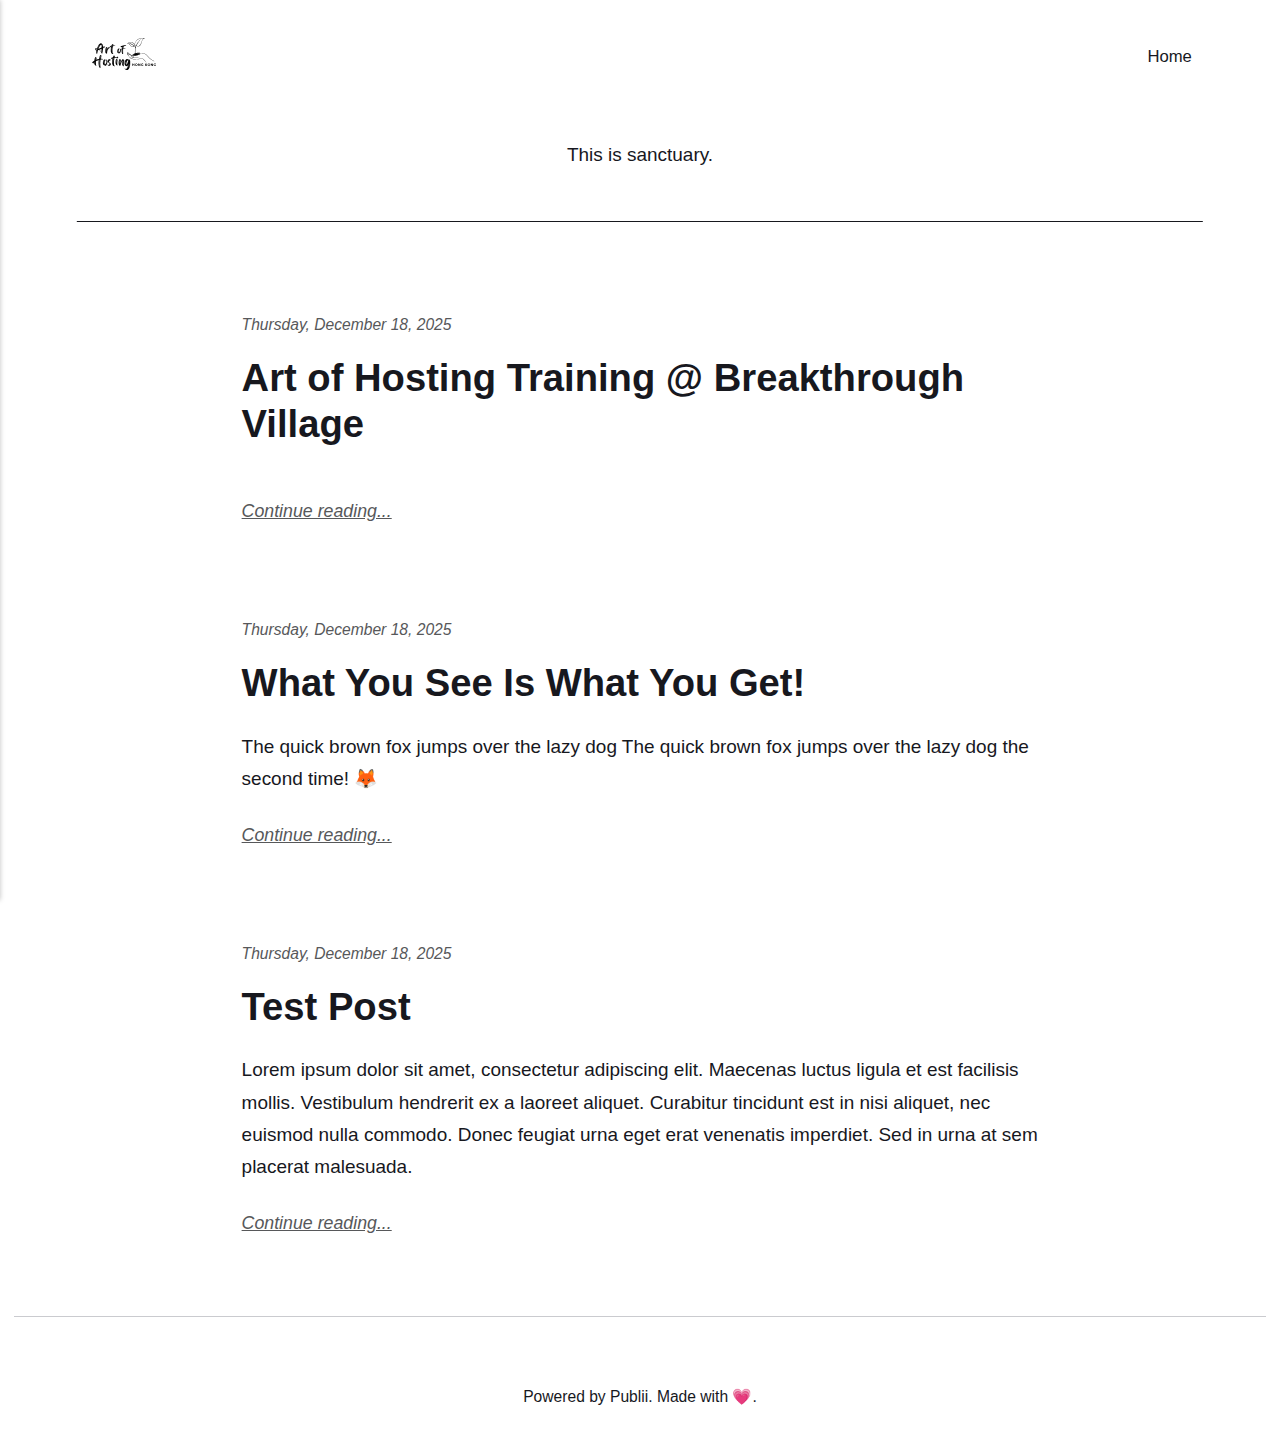
<file: index.html>
<!DOCTYPE html><html lang="en-gb"><head><meta charset="utf-8"><meta http-equiv="X-UA-Compatible" content="IE=edge"><meta name="viewport" content="width=device-width,initial-scale=1"><title>Art of Hosting: Hong Kong Chapter</title><meta name="robots" content="noindex,nofollow"><meta name="generator" content="Publii Open-Source CMS for Static Site"><link rel="alternate" type="application/atom+xml" href="https://aoh-hk.github.io/pb-pages/feed.xml" title="Art of Hosting: Hong Kong Chapter - RSS"><link rel="alternate" type="application/json" href="https://aoh-hk.github.io/pb-pages/feed.json" title="Art of Hosting: Hong Kong Chapter - JSON"><meta property="og:title" content="Art of Hosting: Hong Kong Chapter"><meta property="og:image" content="https://aoh-hk.github.io/pb-pages/media/website/AoHHK-logo.svg"><meta property="og:image:width" content="500"><meta property="og:image:height" content="500"><meta property="og:site_name" content="Art of Hosting: Hong Kong Chapter"><meta property="og:description" content=""><meta property="og:url" content="https://aoh-hk.github.io/pb-pages/"><meta property="og:type" content="website"><link rel="preload" href="https://aoh-hk.github.io/pb-pages/assets/dynamic/fonts/lexend/lexend.woff2" as="font" type="font/woff2" crossorigin><link rel="stylesheet" href="https://aoh-hk.github.io/pb-pages/assets/css/style.css?v=fa7fceab0c84c5313dd51ece165718b1"><script type="application/ld+json">{"@context":"http://schema.org","@type":"Organization","name":"Art of Hosting: Hong Kong Chapter","logo":"https://aoh-hk.github.io/pb-pages/media/website/AoHHK-logo.svg","url":"https://aoh-hk.github.io/pb-pages/"}</script><noscript><style>img[loading] {
                    opacity: 1;
                }</style></noscript></head><body class="home-template"><header class="top js-header"><a class="logo" href="https://aoh-hk.github.io/pb-pages/"><img src="https://aoh-hk.github.io/pb-pages/media/website/AoHHK-logo.svg" alt="Art of Hosting: Hong Kong Chapter" width="500" height="500"></a><nav class="navbar js-navbar"><button class="navbar__toggle js-toggle" aria-label="Menu" aria-haspopup="true" aria-expanded="false"><span class="navbar__toggle-box"><span class="navbar__toggle-inner">Menu</span></span></button><ul class="navbar__menu"><li class="active"><a href="https://aoh-hk.github.io/pb-pages/" target="_self">Home</a></li></ul></nav></header><main><div class="hero hero--noimage"><header class="hero__content hero__content--centered"><div class="wrapper"><p>This is sanctuary.</p></div></header></div><div class="wrapper feed"><article class="feed__item feed__item--centered"><div class="feed__content"><header><div class="feed__meta"><time datetime="2025-12-18T21:35" class="feed__date">Thursday, December 18, 2025</time></div><h2 class="feed__title"><a href="https://aoh-hk.github.io/pb-pages/art-of-hosting-training-breakthrough-village/">Art of Hosting Training @ Breakthrough Village</a></h2></header><p></p><a href="https://aoh-hk.github.io/pb-pages/art-of-hosting-training-breakthrough-village/" class="readmore feed__readmore">Continue reading...</a></div></article><article class="feed__item feed__item--centered"><div class="feed__content"><header><div class="feed__meta"><time datetime="2025-12-18T21:09" class="feed__date">Thursday, December 18, 2025</time></div><h2 class="feed__title"><a href="https://aoh-hk.github.io/pb-pages/what-you-see-is-what-you-get/">What You See Is What You Get!</a></h2></header><p>The quick brown fox jumps over the lazy dog The quick brown fox jumps over the lazy dog the second time! 🦊</p><a href="https://aoh-hk.github.io/pb-pages/what-you-see-is-what-you-get/" class="readmore feed__readmore">Continue reading...</a></div></article><article class="feed__item feed__item--centered"><div class="feed__content"><header><div class="feed__meta"><time datetime="2025-12-18T20:28" class="feed__date">Thursday, December 18, 2025</time></div><h2 class="feed__title"><a href="https://aoh-hk.github.io/pb-pages/test-post/">Test Post</a></h2></header><p>Lorem ipsum dolor sit amet, consectetur adipiscing elit. Maecenas luctus ligula et est facilisis mollis. Vestibulum hendrerit ex a laoreet aliquet. Curabitur tincidunt est in nisi aliquet, nec euismod nulla commodo. Donec feugiat urna eget erat venenatis imperdiet. Sed in urna at sem placerat malesuada.</p><a href="https://aoh-hk.github.io/pb-pages/test-post/" class="readmore feed__readmore">Continue reading...</a></div></article></div></main><footer class="footer"><div class="wrapper"><div class="footer__copyright"><p>Powered by Publii. Made with 💗.</p></div><button id="backToTop" class="footer__bttop" aria-label="Back to top" title="Back to top"><svg width="20" height="20"><use xlink:href="https://aoh-hk.github.io/pb-pages/assets/svg/svg-map.svg#toparrow"/></svg></button></div></footer><script defer="defer" src="https://aoh-hk.github.io/pb-pages/assets/js/scripts.min.js?v=700105c316933a8202041b6415abb233"></script><script>window.publiiThemeMenuConfig={mobileMenuMode:'sidebar',animationSpeed:300,submenuWidth: 'auto',doubleClickTime:500,mobileMenuExpandableSubmenus:true,relatedContainerForOverlayMenuSelector:'.top'};</script><script>var images = document.querySelectorAll('img[loading]');
        for (var i = 0; i < images.length; i++) {
            if (images[i].complete) {
                images[i].classList.add('is-loaded');
            } else {
                images[i].addEventListener('load', function () {
                    this.classList.add('is-loaded');
                }, false);
            }
        }</script></body></html>
</file>
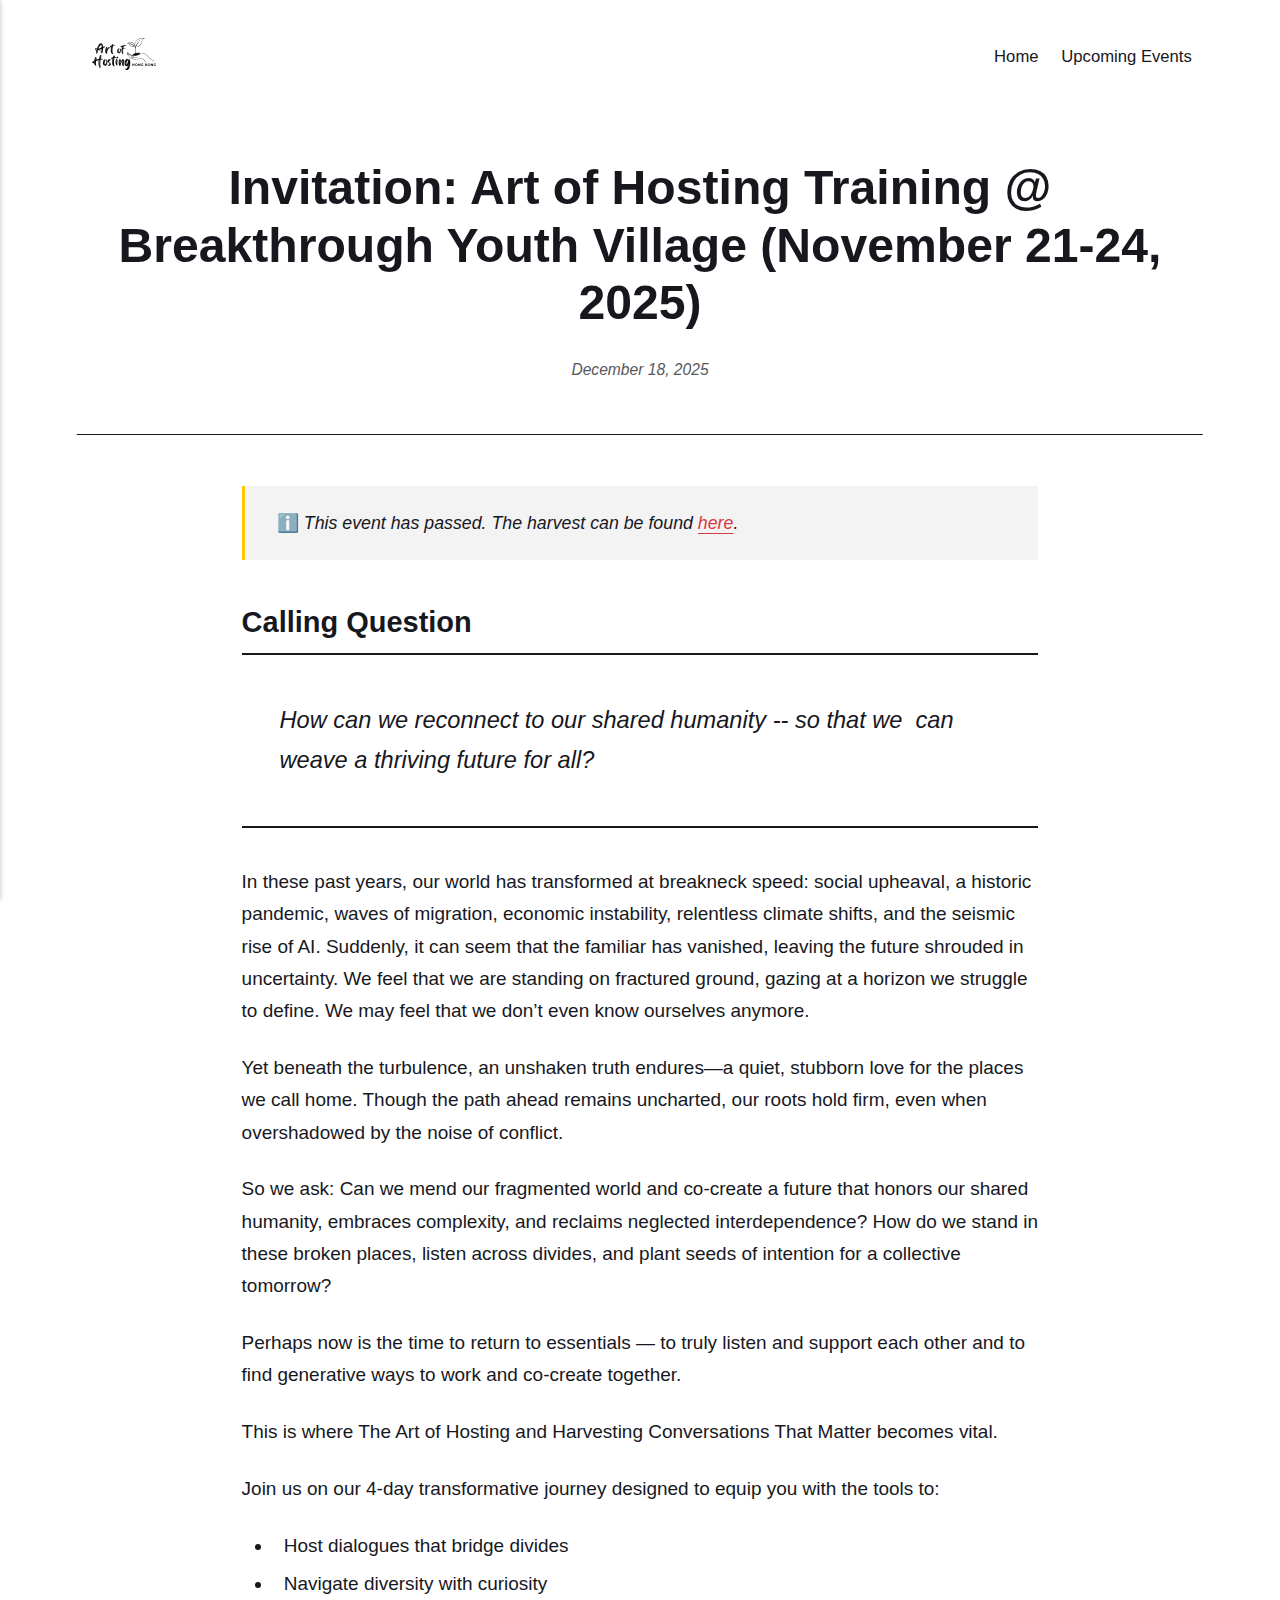
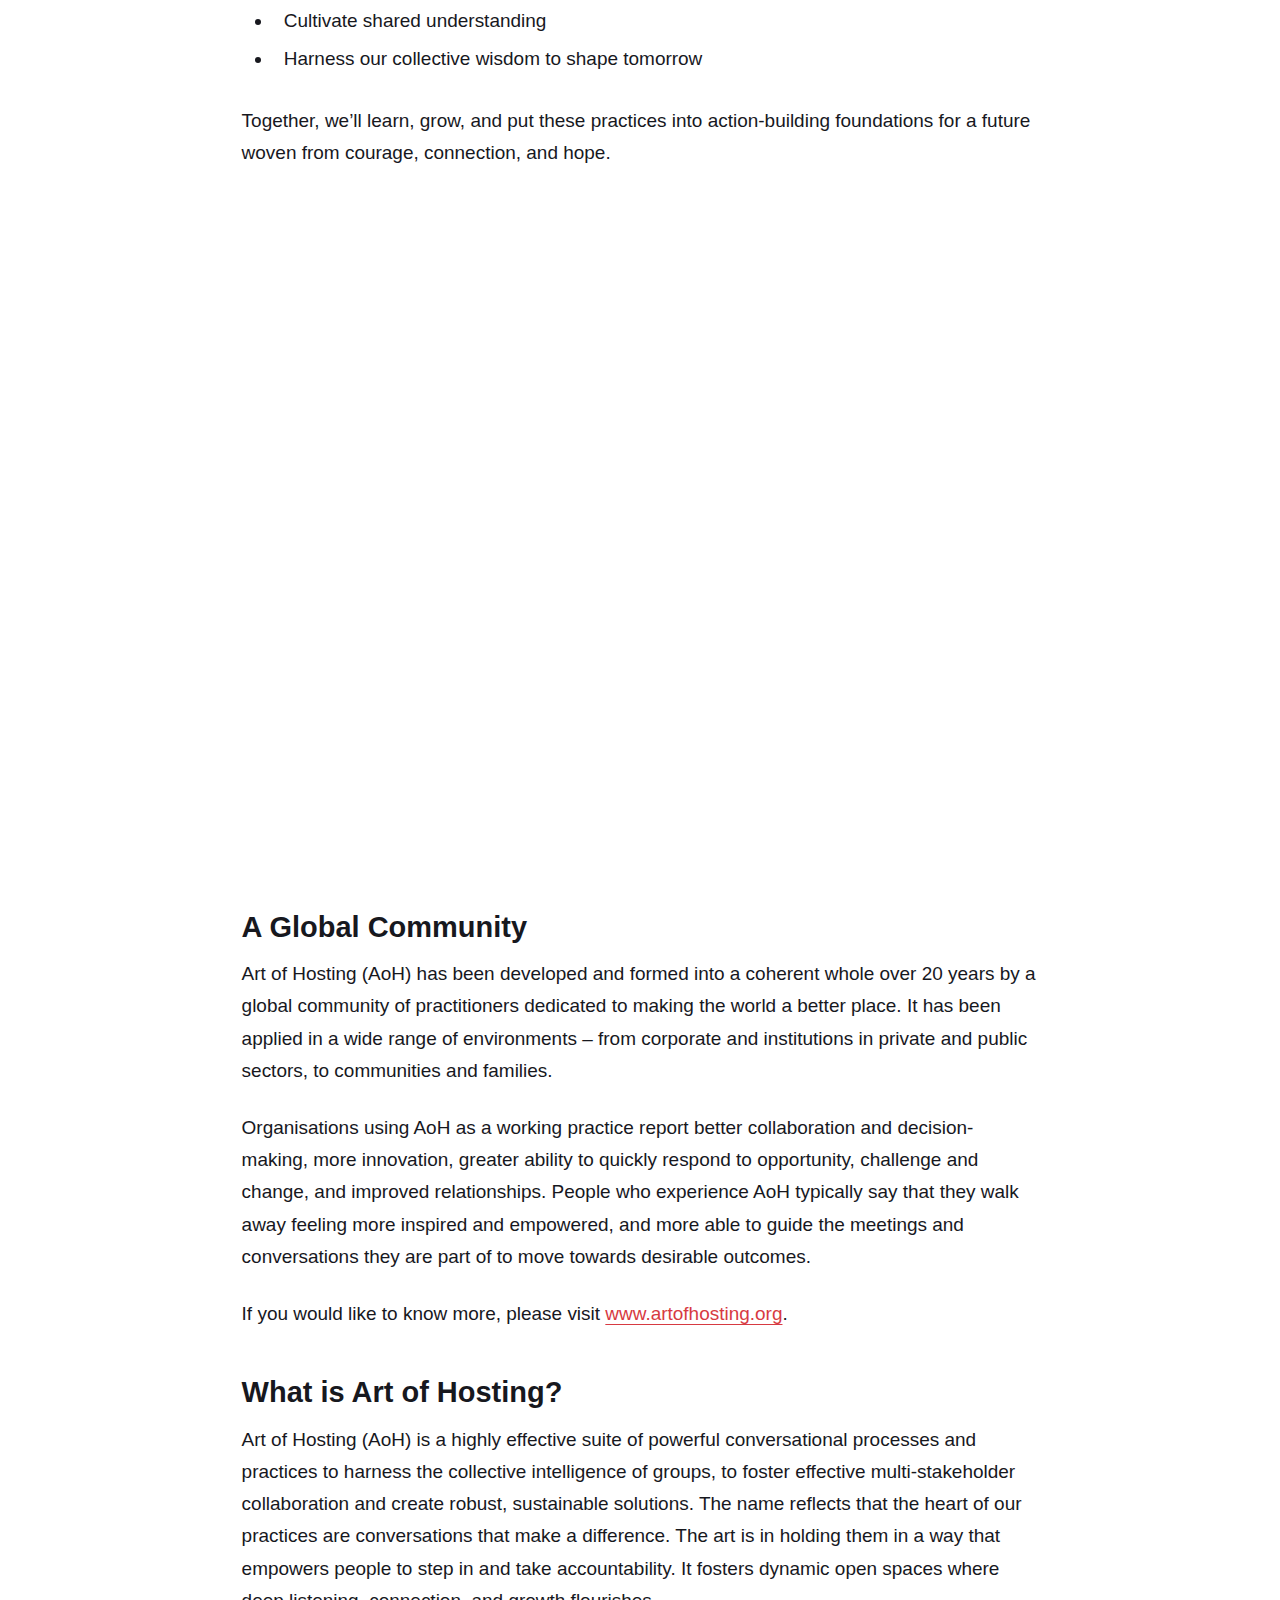
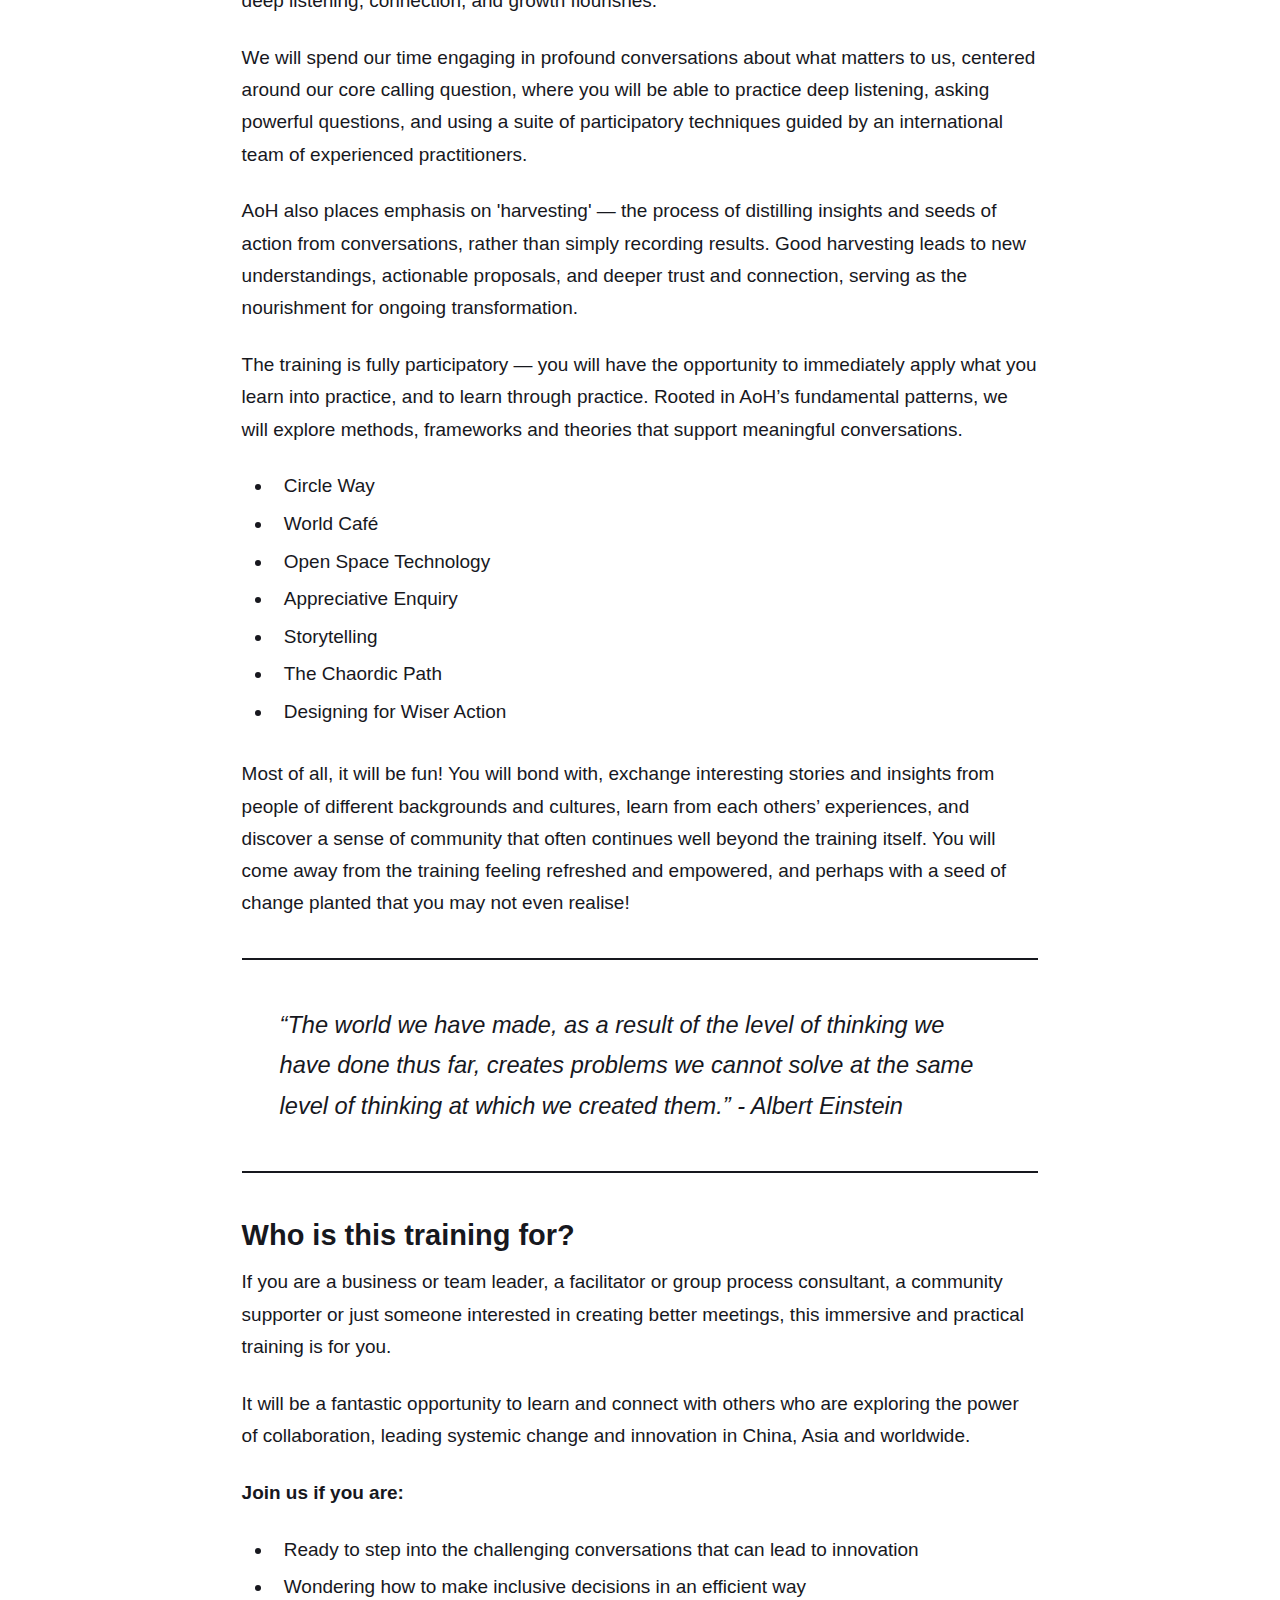
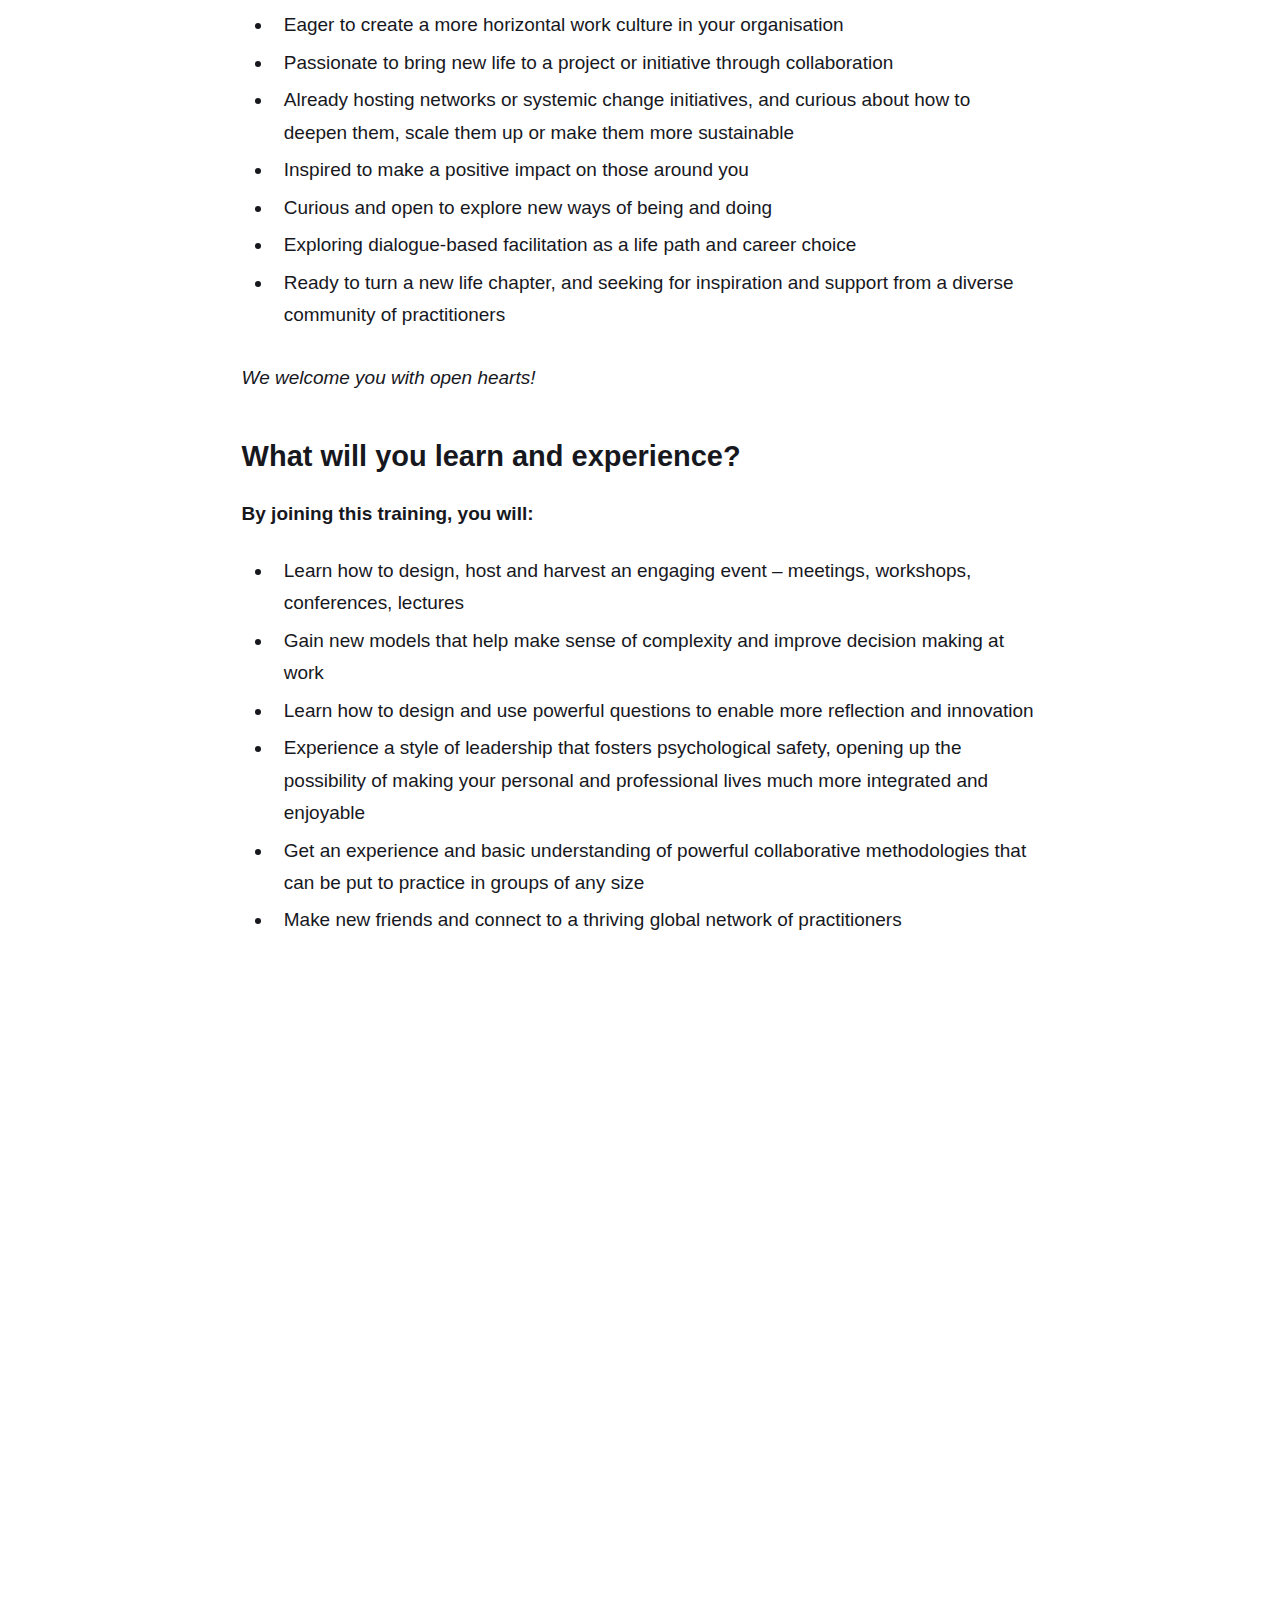
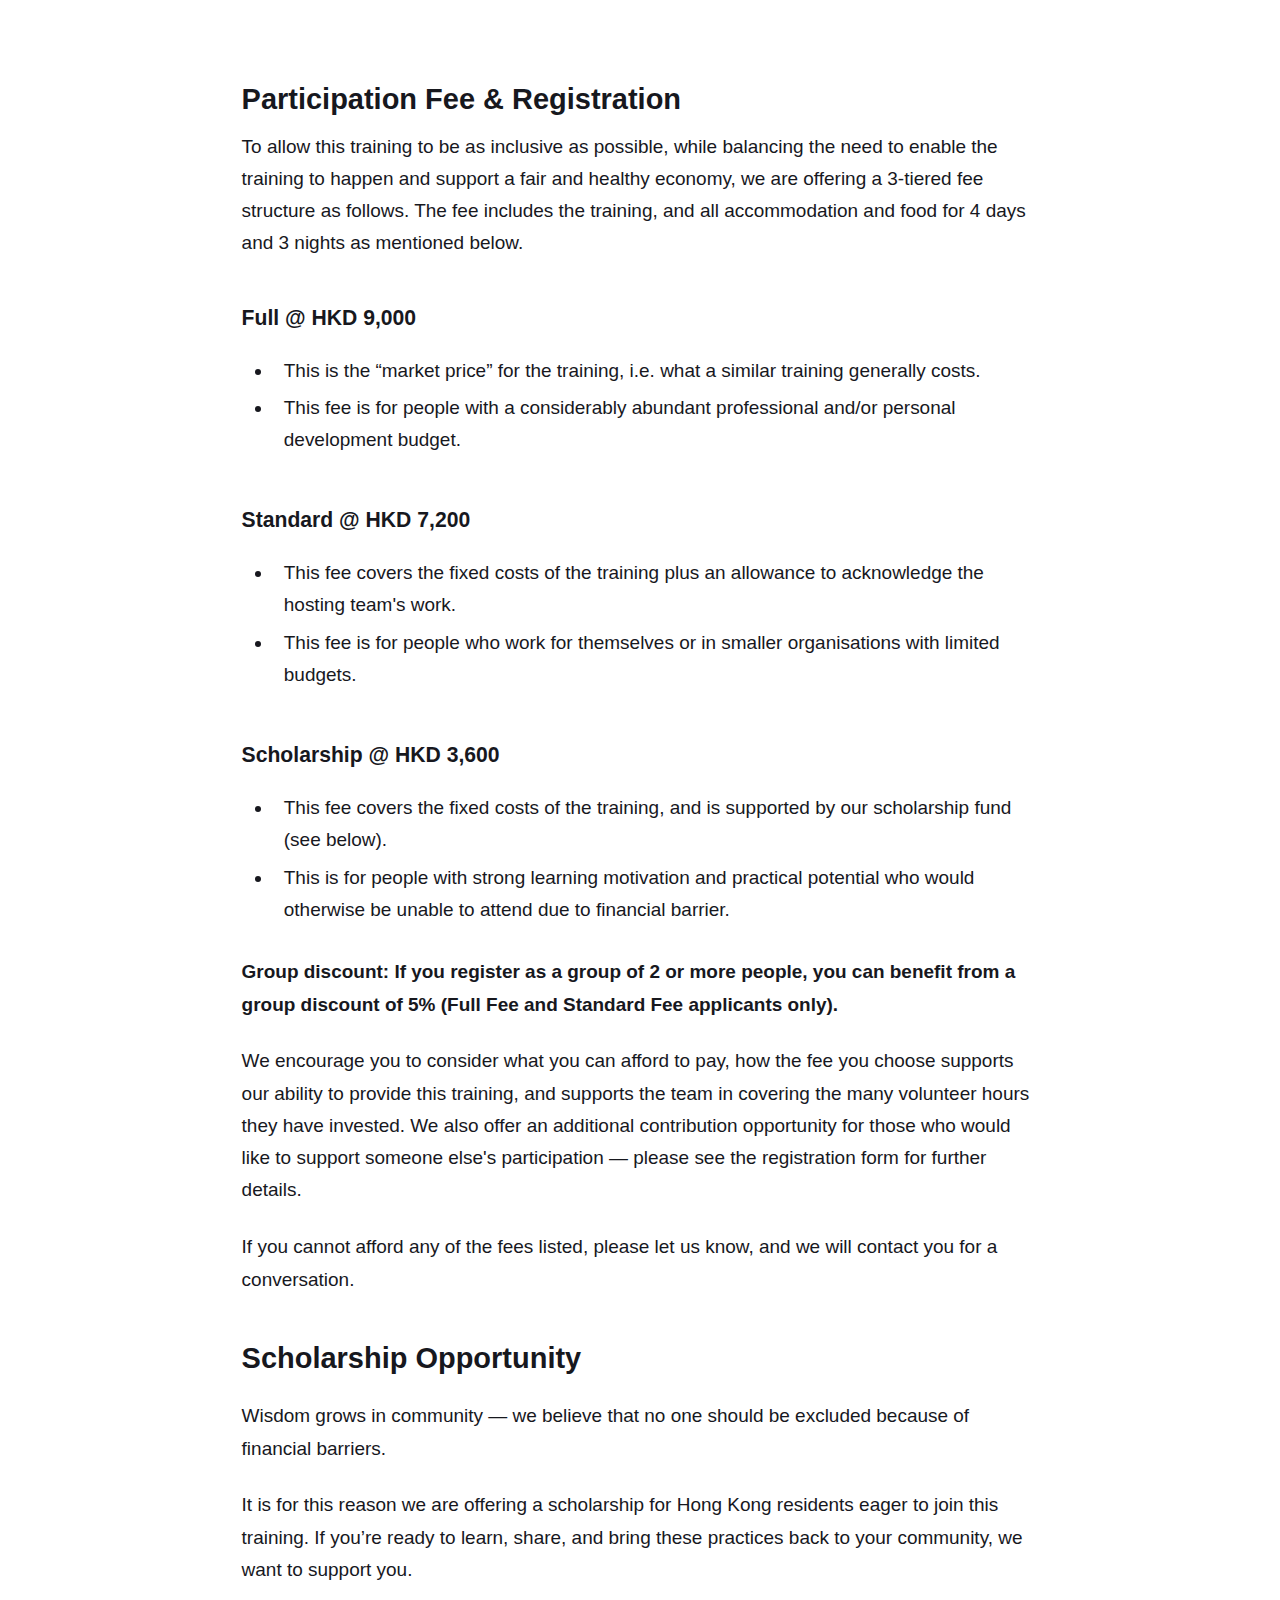
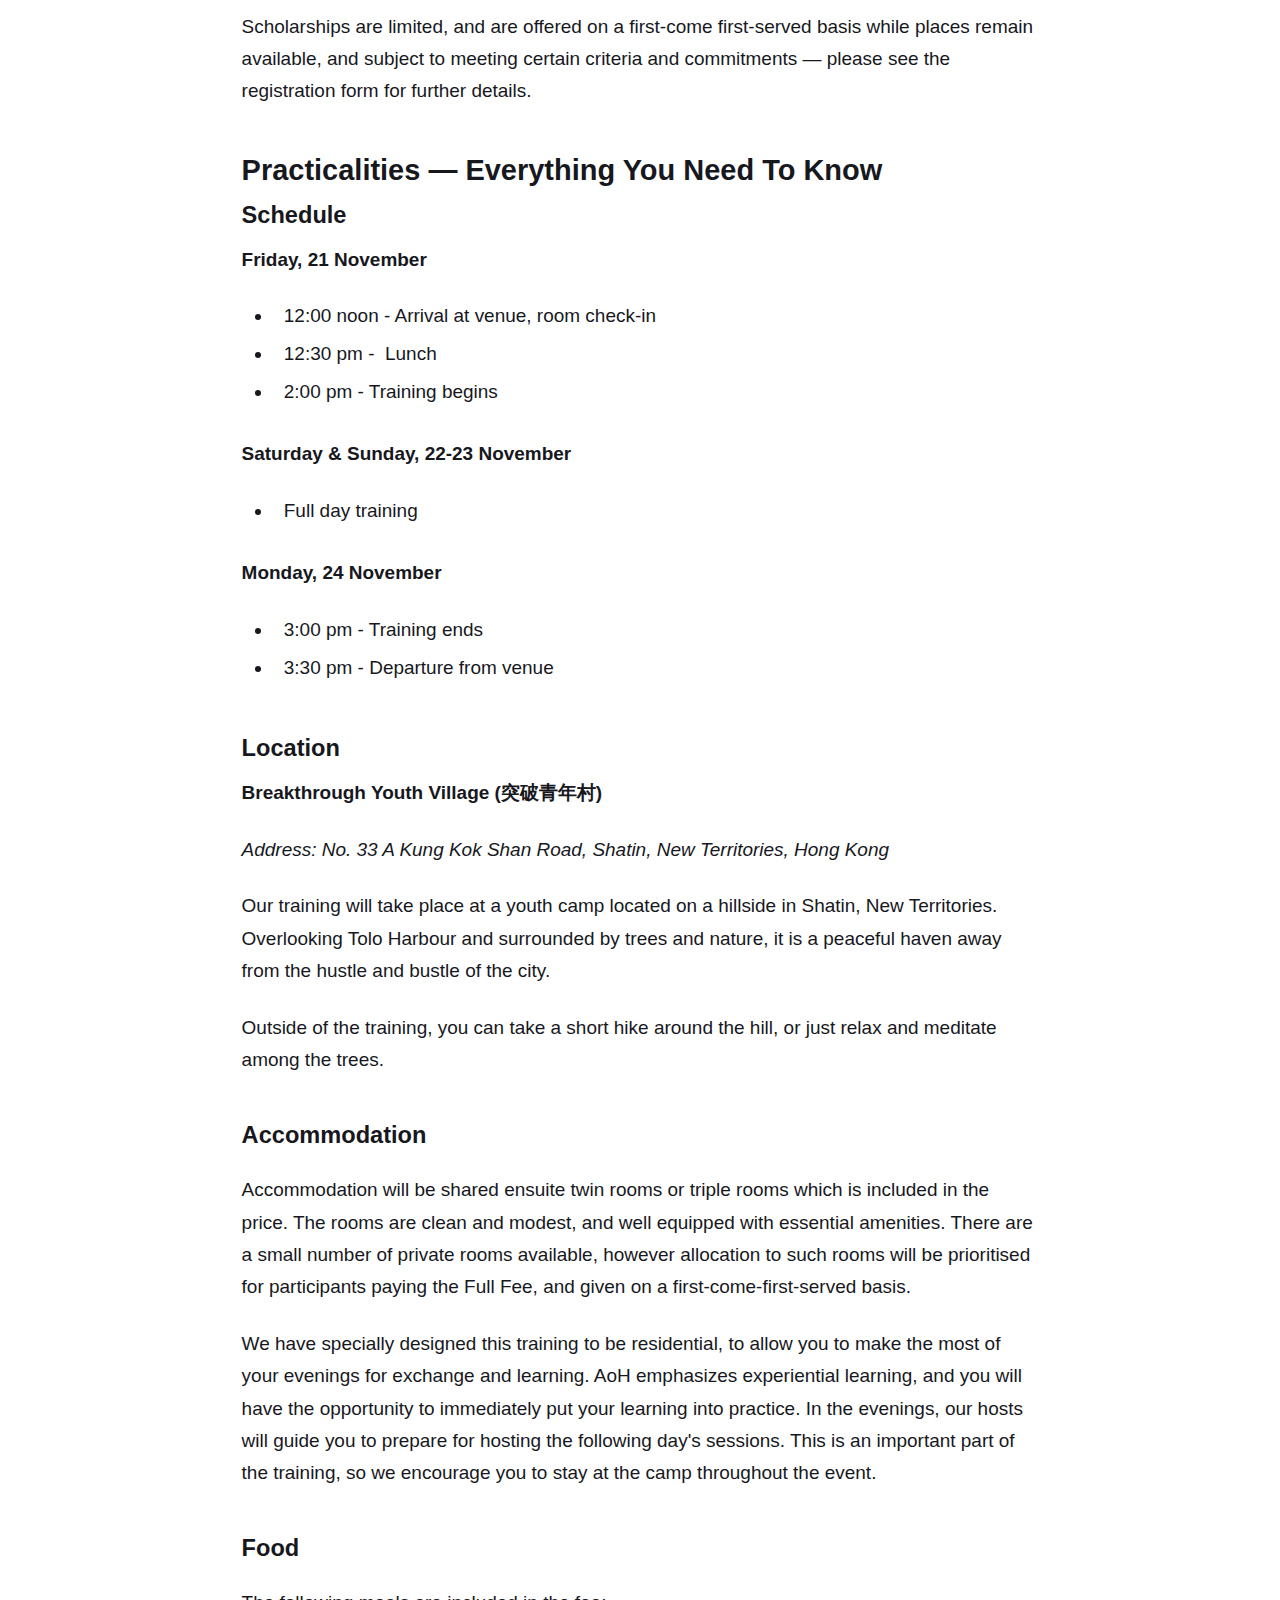
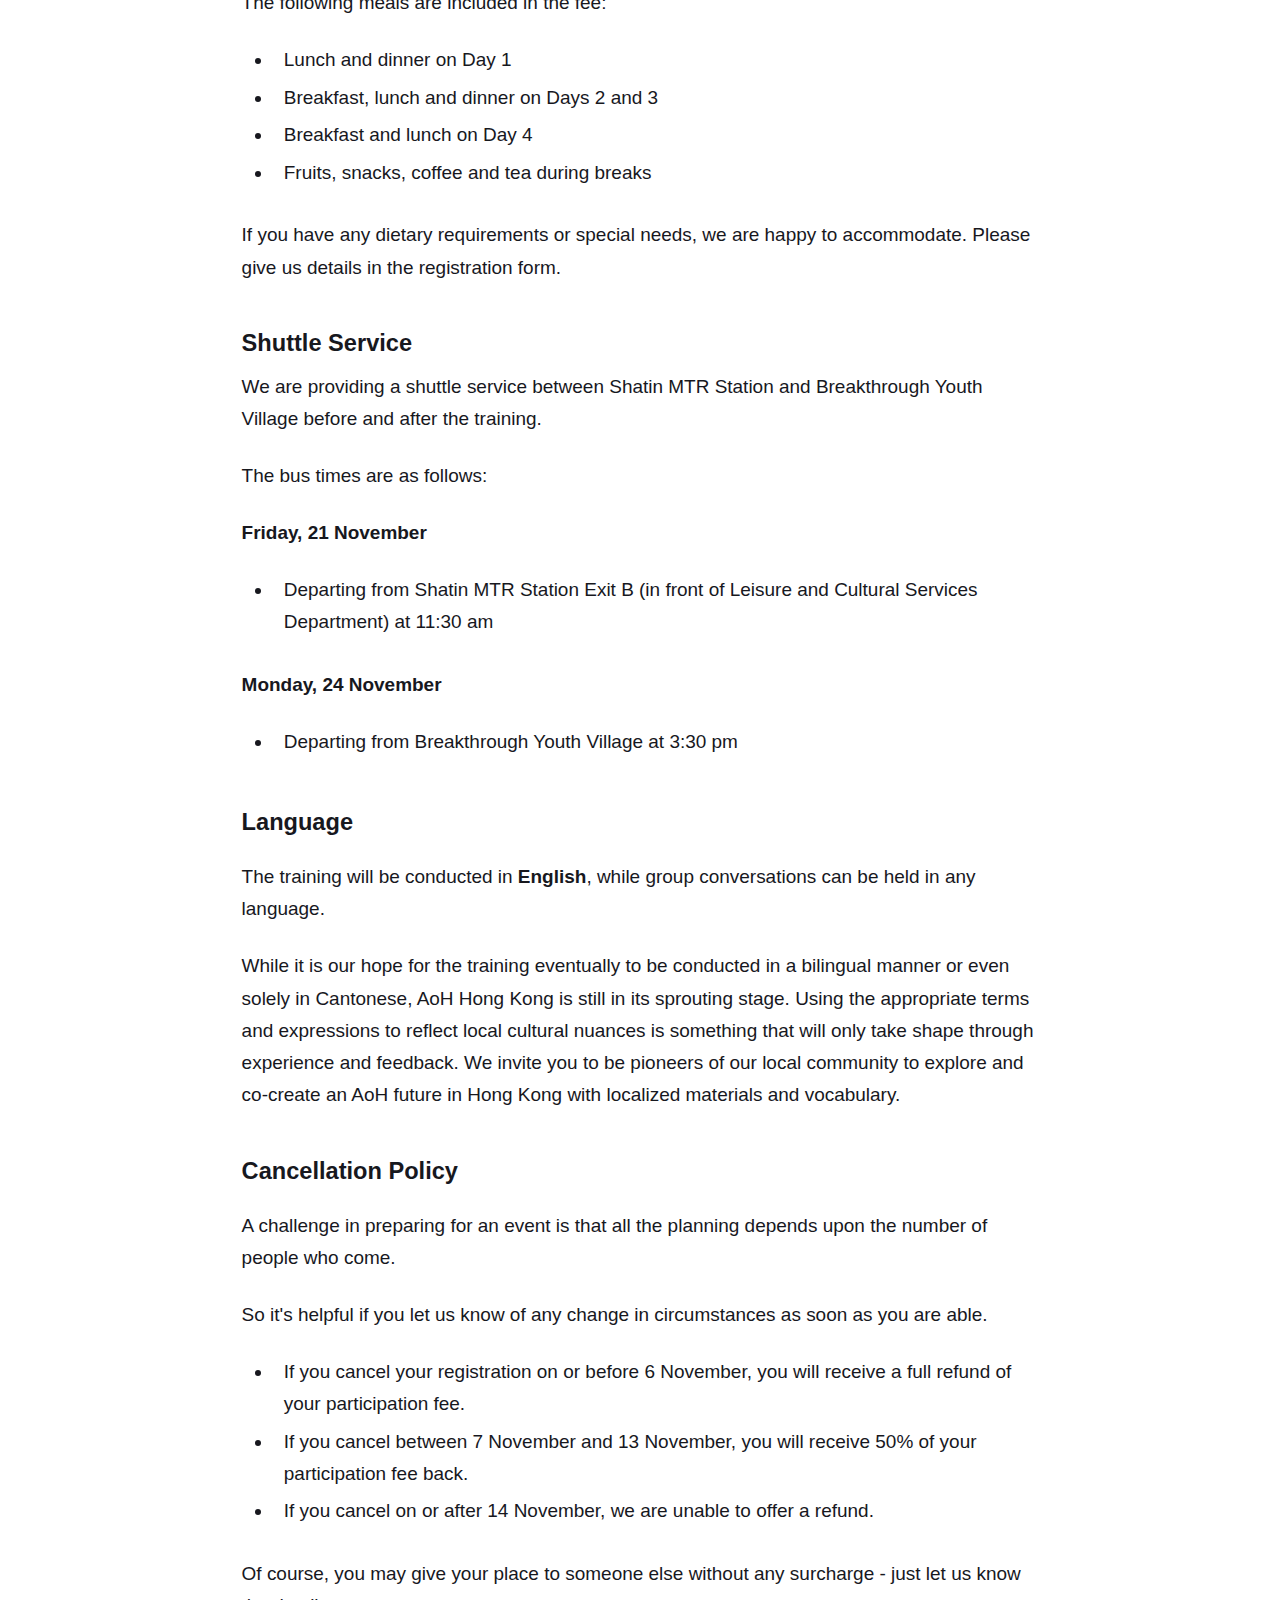
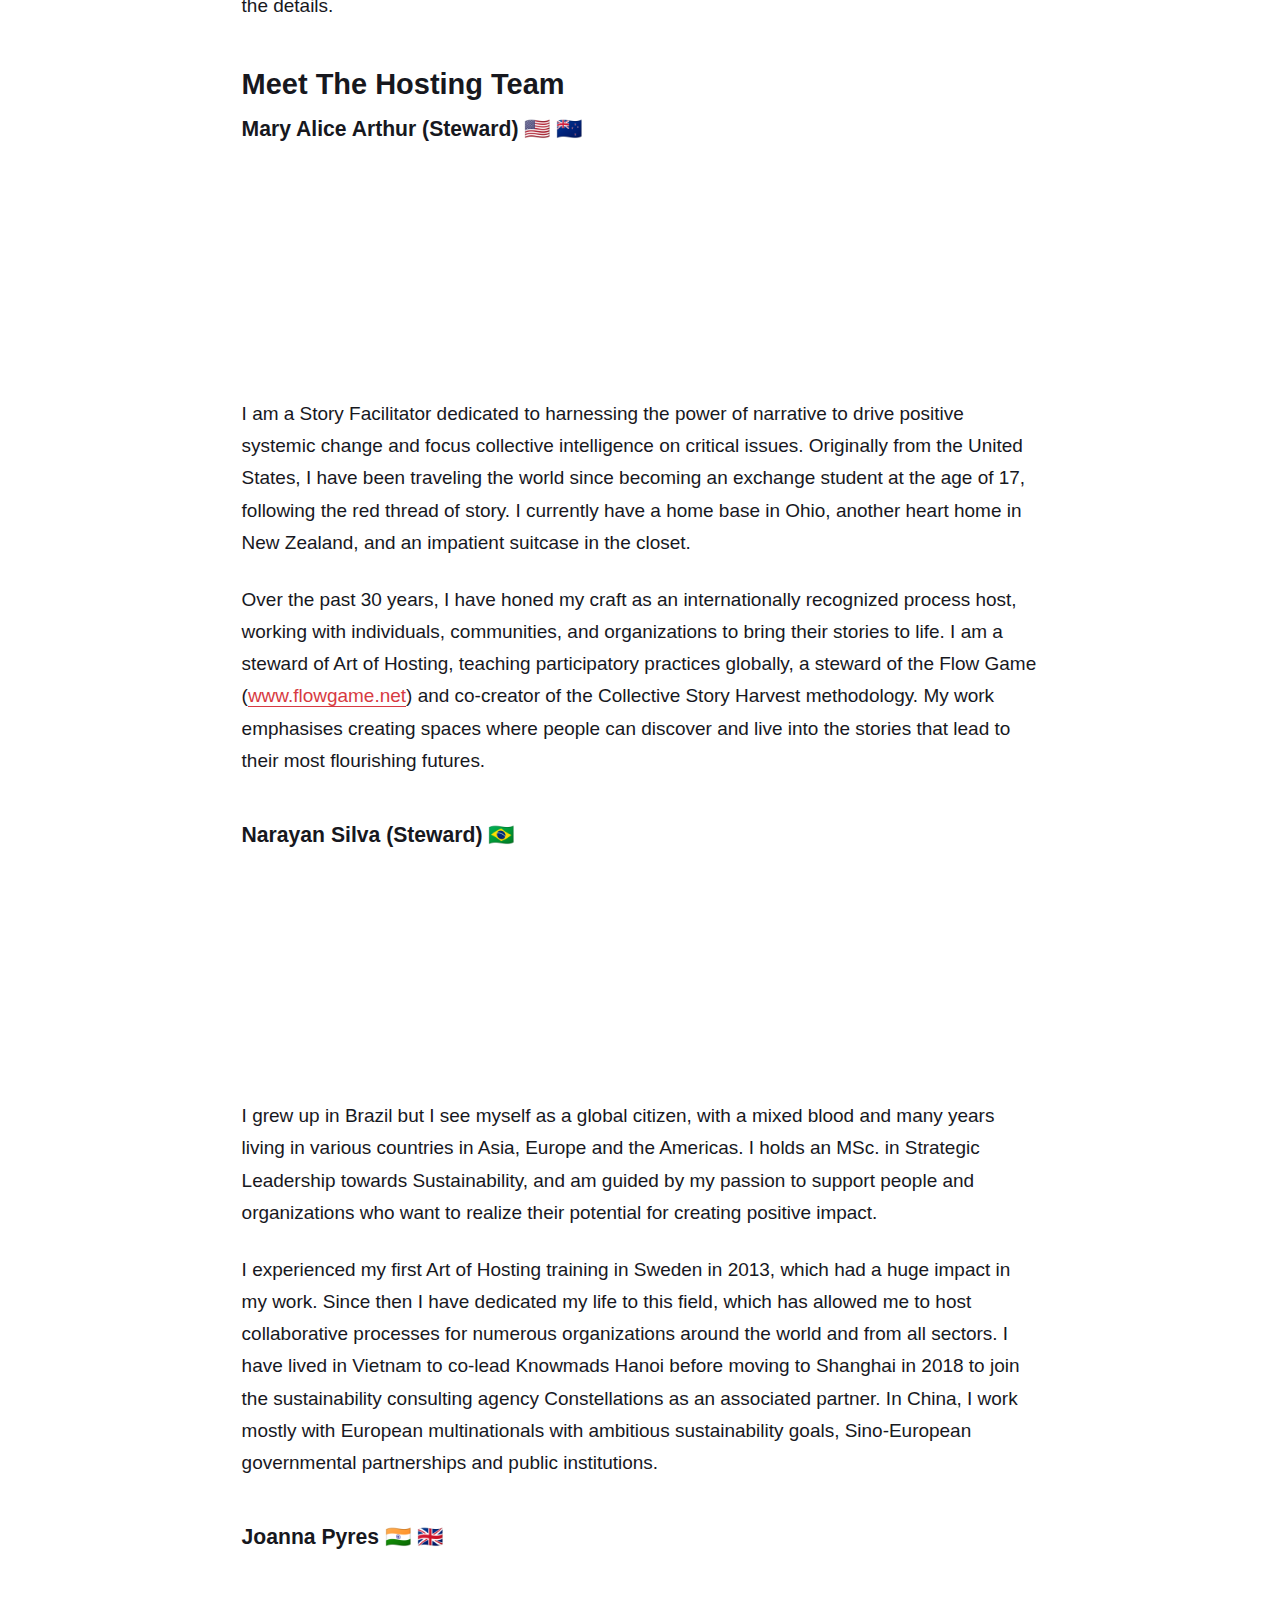
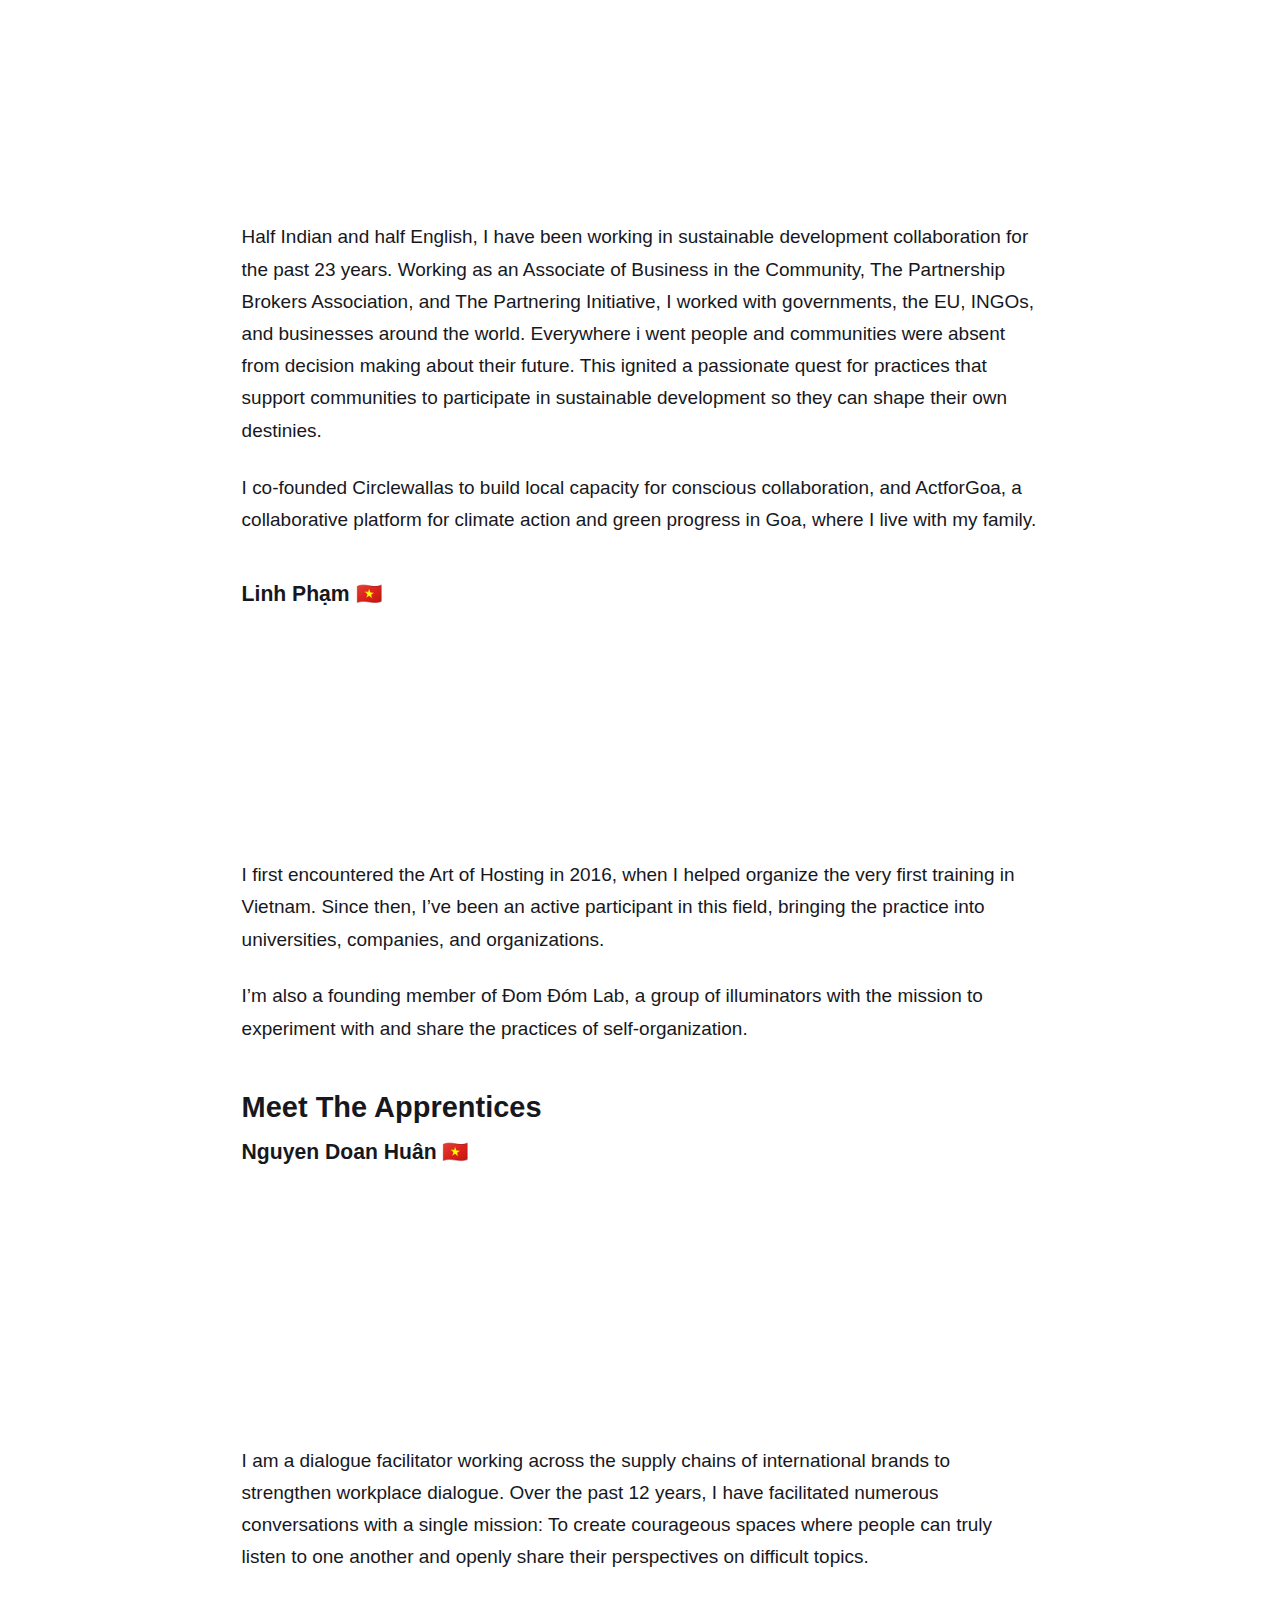
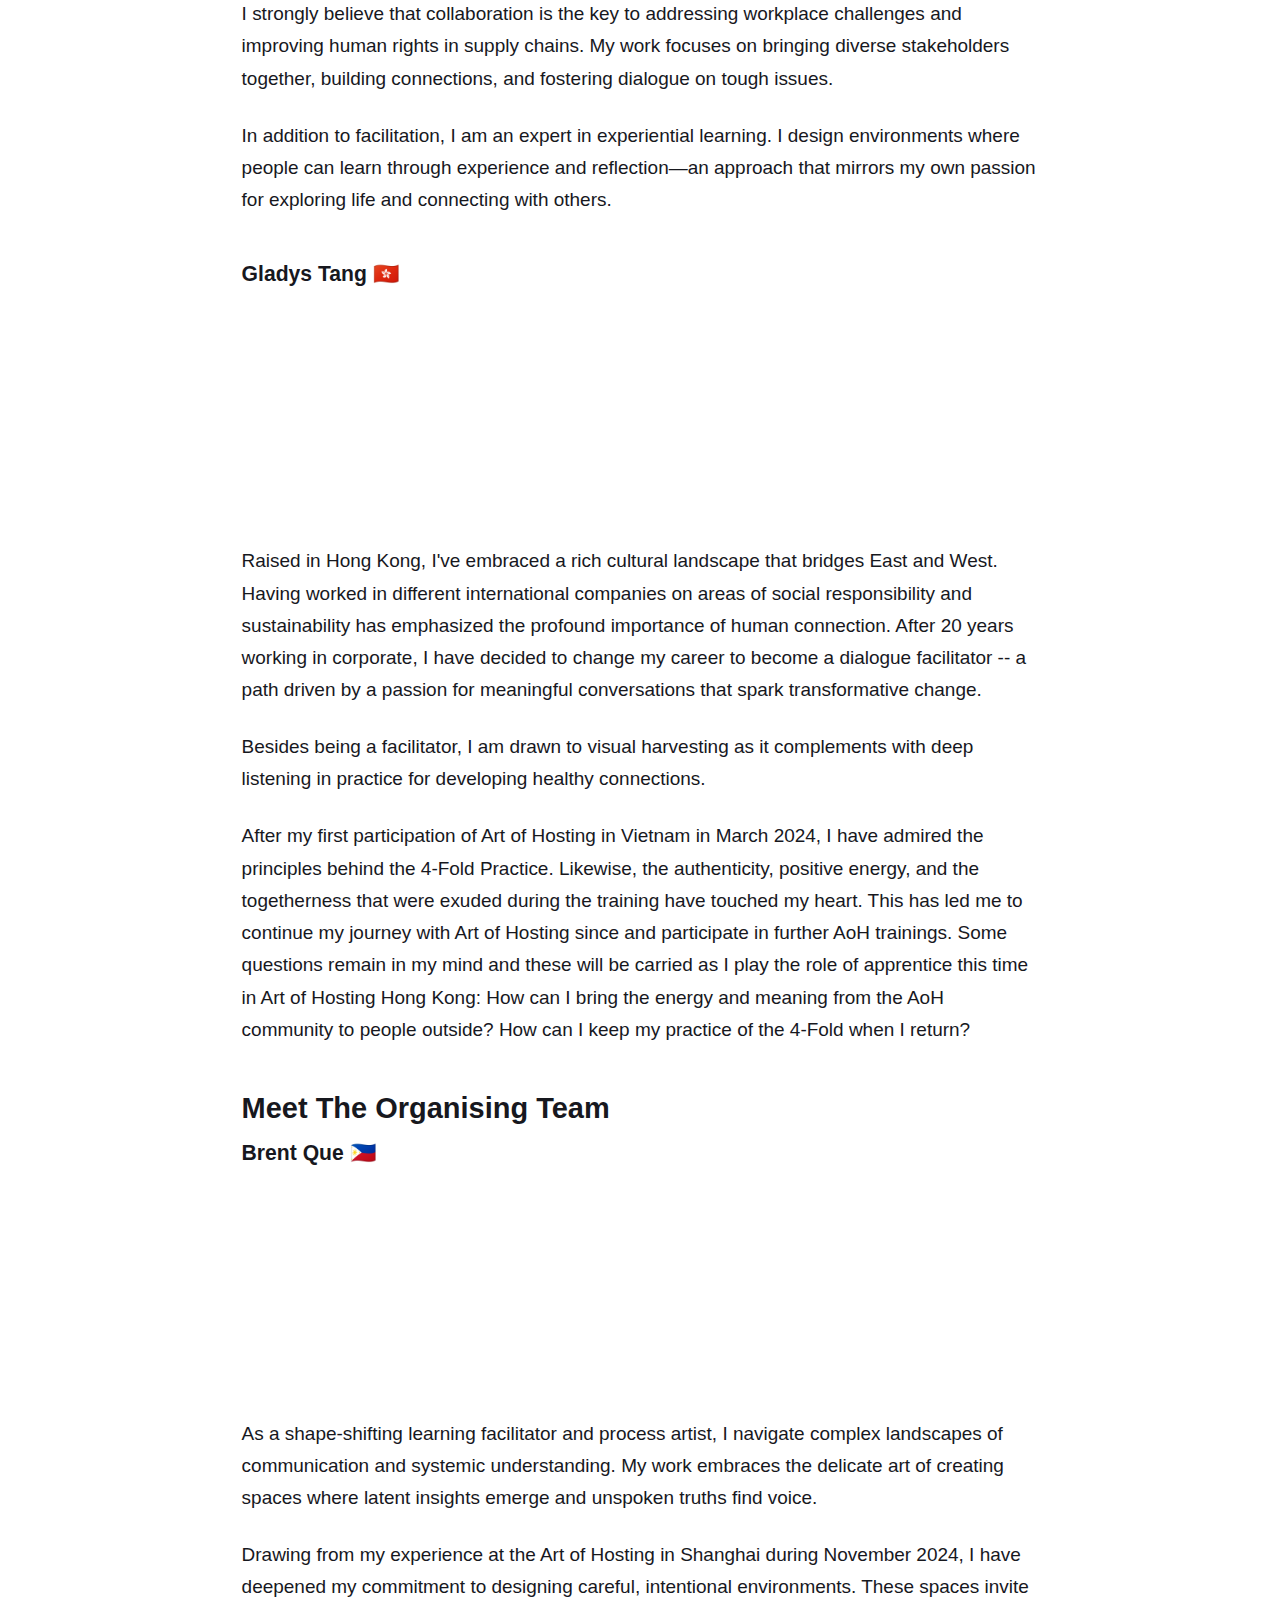
<file: art-of-hosting-training-breakthrough-village/index.html>
<!DOCTYPE html><html lang="en-gb"><head><meta charset="utf-8"><meta http-equiv="X-UA-Compatible" content="IE=edge"><meta name="viewport" content="width=device-width,initial-scale=1"><title>Invitation: Art of Hosting Training @ Breakthrough Youth Village (November 21-24, 2025) - Art of Hosting: Hong Kong Chapter</title><meta name="robots" content="noindex,nofollow"><meta name="generator" content="Publii Open-Source CMS for Static Site"><link rel="alternate" type="application/atom+xml" href="https://aoh-hk.github.io/pb-pages/feed.xml" title="Art of Hosting: Hong Kong Chapter - RSS"><link rel="alternate" type="application/json" href="https://aoh-hk.github.io/pb-pages/feed.json" title="Art of Hosting: Hong Kong Chapter - JSON"><meta property="og:title" content="Invitation: Art of Hosting Training @ Breakthrough Youth Village (November 21-24, 2025)"><meta property="og:image" content="https://aoh-hk.github.io/pb-pages/media/website/AoHHK-logo2.svg"><meta property="og:image:width" content="500"><meta property="og:image:height" content="500"><meta property="og:site_name" content="Art of Hosting: Hong Kong Chapter"><meta property="og:description" content="ℹ️ This event has passed. The harvest can be found here. How can we reconnect to our shared humanity -- so that we can weave a thriving future for all? In these past years, our world has transformed at breakneck speed: social upheaval, a historic&hellip;"><meta property="og:url" content="https://aoh-hk.github.io/pb-pages/art-of-hosting-training-breakthrough-village/"><meta property="og:type" content="article"><link rel="preload" href="https://aoh-hk.github.io/pb-pages/assets/dynamic/fonts/robotoflex/robotoflex.woff2" as="font" type="font/woff2" crossorigin><link rel="stylesheet" href="https://aoh-hk.github.io/pb-pages/assets/css/style.css?v=89988cd7931385946e2acd8451887e7b"><script type="application/ld+json">{"@context":"http://schema.org","@type":"Article","mainEntityOfPage":{"@type":"WebPage","@id":"https://aoh-hk.github.io/pb-pages/art-of-hosting-training-breakthrough-village/"},"headline":"Invitation: Art of Hosting Training @ Breakthrough Youth Village (November 21-24, 2025)","datePublished":"2025-12-18T21:35+08:00","dateModified":"2026-01-20T23:06+08:00","image":{"@type":"ImageObject","url":"https://aoh-hk.github.io/pb-pages/media/website/AoHHK-logo2.svg","height":500,"width":500},"description":"ℹ️ This event has passed. The harvest can be found here. How can we reconnect to our shared humanity -- so that we can weave a thriving future for all? In these past years, our world has transformed at breakneck speed: social upheaval, a historic&hellip;","author":{"@type":"Person","name":"Art","url":"https://aoh-hk.github.io/pb-pages/authors/art/"},"publisher":{"@type":"Organization","name":"Art","logo":{"@type":"ImageObject","url":"https://aoh-hk.github.io/pb-pages/media/website/AoHHK-logo2.svg","height":500,"width":500}}}</script><noscript><style>img[loading] {
                    opacity: 1;
                }</style></noscript></head><body class="post-template"><header class="top js-header"><a class="logo" href="https://aoh-hk.github.io/pb-pages/"><img src="https://aoh-hk.github.io/pb-pages/media/website/AoHHK-logo2.svg" alt="Art of Hosting: Hong Kong Chapter" width="500" height="500"></a><nav class="navbar js-navbar"><button class="navbar__toggle js-toggle" aria-label="Menu" aria-haspopup="true" aria-expanded="false"><span class="navbar__toggle-box"><span class="navbar__toggle-inner">Menu</span></span></button><ul class="navbar__menu"><li><a href="https://aoh-hk.github.io/pb-pages/" target="_self">Home</a></li><li class="has-submenu"><a href="https://aoh-hk.github.io/pb-pages/tags/upcoming-events/" target="_self" aria-haspopup="true">Upcoming Events</a><ul class="navbar__submenu level-2" aria-hidden="true"><li><a href="https://aoh-hk.github.io/pb-pages/tags/past-events/" target="_self">Past Events</a></li></ul></li></ul></nav></header><main class="post"><article class="content"><div class="hero hero--noimage"><header class="hero__content hero__content--centered"><div class="wrapper"><h1>Invitation: Art of Hosting Training @ Breakthrough Youth Village (November 21-24, 2025)</h1><div class="feed__meta content__meta content__meta--centered"><time datetime="2025-12-18T21:35" class="feed__date">December 18, 2025</time></div></div></header></div><div class="entry-wrapper content__entry"><p class="msg msg--highlight">ℹ️ <em>This event has passed. The harvest can be found <a href="https://aoh-hk.github.io/pb-pages/harvest-art-of-hosting-training-breakthrough-village-november-21-24-2025/">here</a>.</em></p><h3 class="align-left">Calling Question</h3><blockquote><p><em>How can we reconnect to our shared humanity -- so that we  can weave a thriving future for all?</em></p></blockquote><p>In these past years, our world has transformed at breakneck speed: social upheaval, a historic pandemic, waves of migration, economic instability, relentless climate shifts, and the seismic rise of AI. Suddenly, it can seem that the familiar has vanished, leaving the future shrouded in uncertainty. We feel that we are standing on fractured ground, gazing at a horizon we struggle to define. We may feel that we don’t even know ourselves anymore.</p><p>Yet beneath the turbulence, an unshaken truth endures—a quiet, stubborn love for the places we call home. Though the path ahead remains uncharted, our roots hold firm, even when overshadowed by the noise of conflict.</p><p>So we ask: Can we mend our fragmented world and co-create a future that honors our shared humanity, embraces complexity, and reclaims neglected interdependence? How do we stand in these broken places, listen across divides, and plant seeds of intention for a collective tomorrow?</p><p>Perhaps now is the time to return to essentials — to truly listen and support each other and to find generative ways to work and co-create together.</p><p>This is where The Art of Hosting and Harvesting Conversations That Matter becomes vital.</p><p>Join us on our 4-day transformative journey designed to equip you with the tools to:</p><ul><li>Host dialogues that bridge divides</li><li>Navigate diversity with curiosity</li><li>Cultivate shared understanding</li><li>Harness our collective wisdom to shape tomorrow</li></ul><p>Together, we’ll learn, grow, and put these practices into action-building foundations for a future woven from courage, connection, and hope.</p><figure class="post__video"><iframe loading="lazy" width="425" height="350" src="https://player.vimeo.com/video/74325910?title=0&amp;byline=0&amp;portrait=0&amp;color=8dc7dc&dnt=1" allowfullscreen="allowfullscreen" data-mce-fragment="1"></iframe></figure><h3 class="align-left">A Global Community</h3><p class="align-left">Art of Hosting (AoH) has been developed and formed into a coherent whole over 20 years by a global community of practitioners dedicated to making the world a better place. It has been applied in a wide range of environments – from corporate and institutions in private and public sectors, to communities and families.</p><p>Organisations using AoH as a working practice report better collaboration and decision-making, more innovation, greater ability to quickly respond to opportunity, challenge and change, and improved relationships. People who experience AoH typically say that they walk away feeling more inspired and empowered, and more able to guide the meetings and conversations they are part of to move towards desirable outcomes.</p><p>If you would like to know more, please visit <a href="www.artofhosting.org" target="_blank" rel="noopener noreferrer">www.artofhosting.org</a>.</p><h3 class="align-left">What is Art of Hosting?</h3><p>Art of Hosting (AoH) is a highly effective suite of powerful conversational processes and practices to harness the collective intelligence of groups, to foster effective multi-stakeholder collaboration and create robust, sustainable solutions. The name reflects that the heart of our practices are conversations that make a difference. The art is in holding them in a way that empowers people to step in and take accountability. It fosters dynamic open spaces where deep listening, connection, and growth flourishes.</p><p>We will spend our time engaging in profound conversations about what matters to us, centered around our core calling question, where you will be able to practice deep listening, asking powerful questions, and using a suite of participatory techniques guided by an international team of experienced practitioners.</p><p>AoH also places emphasis on 'harvesting' — the process of distilling insights and seeds of action from conversations, rather than simply recording results. Good harvesting leads to new understandings, actionable proposals, and deeper trust and connection, serving as the nourishment for ongoing transformation.</p><p>The training is fully participatory — you will have the opportunity to immediately apply what you learn into practice, and to learn through practice. Rooted in AoH’s fundamental patterns, we will explore methods, frameworks and theories that support meaningful conversations.</p><ul><li>Circle Way</li><li>World Café</li><li>Open Space Technology</li><li>Appreciative Enquiry</li><li>Storytelling</li><li>The Chaordic Path</li><li>Designing for Wiser Action</li></ul><p>Most of all, it will be fun! You will bond with, exchange interesting stories and insights from people of different backgrounds and cultures, learn from each others’ experiences, and discover a sense of community that often continues well beyond the training itself. You will come away from the training feeling refreshed and empowered, and perhaps with a seed of change planted that you may not even realise!</p><blockquote><p>“The world we have made, as a result of the level of thinking we have done thus far, creates problems we cannot solve at the same level of thinking at which we created them.” - Albert Einstein</p></blockquote><h3 class="align-left">Who is this training for?</h3><p>If you are a business or team leader, a facilitator or group process consultant, a community supporter or just someone interested in creating better meetings, this immersive and practical training is for you.</p><p>It will be a fantastic opportunity to learn and connect with others who are exploring the power of collaboration, leading systemic change and innovation in China, Asia and worldwide.</p><p><strong>Join us if you are:</strong></p><ul><li>Ready to step into the challenging conversations that can lead to innovation</li><li>Wondering how to make inclusive decisions in an efficient way</li><li>Eager to create a more horizontal work culture in your organisation</li><li>Passionate to bring new life to a project or initiative through collaboration</li><li>Already hosting networks or systemic change initiatives, and curious about how to deepen them, scale them up or make them more sustainable</li><li>Inspired to make a positive impact on those around you</li><li>Curious and open to explore new ways of being and doing</li><li>Exploring dialogue-based facilitation as a life path and career choice</li><li>Ready to turn a new life chapter, and seeking for inspiration and support from a diverse community of practitioners</li></ul><p><em>We welcome you with open hearts!</em></p><h3>What will you learn and experience?</h3><div class="framer-1qroh3v" data-framer-component-type="RichTextContainer"><p class="framer-text"><strong>By joining this training, you will:</strong></p><ul><li>Learn how to design, host and harvest an engaging event – meetings, workshops, conferences, lectures</li><li>Gain new models that help make sense of complexity and improve decision making at work</li><li>Learn how to design and use powerful questions to enable more reflection and innovation</li><li>Experience a style of leadership that fosters psychological safety, opening up the possibility of making your personal and professional lives much more integrated and enjoyable</li><li>Get an experience and basic understanding of powerful collaborative methodologies that can be put to practice in groups of any size</li><li>Make new friends and connect to a thriving global network of practitioners</li></ul><figure class="post__video"><iframe loading="lazy" width="425" height="350" src="https://player.vimeo.com/video/143626237?title=0&amp;byline=0&amp;portrait=0&amp;color=8dc7dc&dnt=1" allowfullscreen="allowfullscreen" data-mce-fragment="1"></iframe></figure><h3>Participation Fee &amp; Registration</h3><p>To allow this training to be as inclusive as possible, while balancing the need to enable the training to happen and support a fair and healthy economy, we are offering a 3-tiered fee structure as follows. The fee includes the training, and all accommodation and food for 4 days and 3 nights as mentioned below.</p><h5>Full @ HKD 9,000</h5><div class="ssr-variant hidden-97ph08"><div class="framer-otyon1" data-framer-component-type="RichTextContainer"><ul><li class="framer-text">This is the “market price” for the training, i.e. what a similar training generally costs.</li><li class="framer-text">This fee is for people with a considerably abundant professional and/or personal development budget.</li></ul><h5>Standard @ HKD 7,200</h5><div class="ssr-variant hidden-97ph08"><div class="framer-otyon1" data-framer-component-type="RichTextContainer"><ul><li class="framer-text">This fee covers the fixed costs of the training plus an allowance to acknowledge the hosting team's work.</li><li class="framer-text">This fee is for people who work for themselves or in smaller organisations with limited budgets.</li></ul><h5>Scholarship @ HKD 3,600</h5><div class="ssr-variant hidden-97ph08"><div class="framer-otyon1" data-framer-component-type="RichTextContainer"><div class="ssr-variant hidden-97ph08"><div class="framer-k54hav" data-framer-component-type="RichTextContainer"><ul><li class="framer-text">This fee covers the fixed costs of the training, and is supported by our scholarship fund (see below).</li><li class="framer-text">This is for people with strong learning motivation and practical potential who would otherwise be unable to attend due to financial barrier.</li></ul><p><strong><span class="framer-text">Group discount: If you register as a group of 2 or more people, you can benefit from a group discount of 5% (Full Fee and Standard Fee applicants only).</span></strong></p><p><span class="framer-text">We encourage you to consider what you can afford to pay, how the fee you choose supports our ability to provide this training, and supports the team in covering the many volunteer hours they have invested. We also offer an additional contribution opportunity for those who would like to support someone else's participation — please see the registration form for further details.</span></p><p>If you cannot afford any of the fees listed, please let us know, and we will contact you for a conversation.</p><h3>Scholarship Opportunity</h3><div class="framer-sarr9c"><div class="framer-1lfb6e7" data-framer-component-type="RichTextContainer"><p class="framer-text">Wisdom grows in community — we believe that no one should be excluded because of financial barriers. </p><p>It is for this reason we are offering a scholarship for Hong Kong residents eager to join this training. If you’re ready to learn, share, and bring these practices back to your community, we want to support you.</p><p>Scholarships are limited, and are offered on a first-come first-served basis while places remain available, and subject to meeting certain criteria and commitments — please see the registration form for further details.</p><h3>Practicalities — Everything You Need To Know</h3><h4>Schedule</h4><p><strong>Friday, 21 November</strong></p><ul><li>12:00 noon - Arrival at venue, room check-in</li><li>12:30 pm -  Lunch</li><li>2:00 pm - Training begins</li></ul><p><strong>Saturday &amp; Sunday, 22-23 November</strong></p><ul><li>Full day training</li></ul><p><strong>Monday, 24 November</strong></p><ul><li>3:00 pm - Training ends</li><li>3:30 pm - Departure from venue</li></ul><h4>Location</h4><p><strong>Breakthrough Youth Village (突破青年村)</strong></p><p><em>Address: No. 33 A Kung Kok Shan Road, Shatin, New Territories, Hong Kong</em></p><p>Our training will take place at a youth camp located on a hillside in Shatin, New Territories. Overlooking Tolo Harbour and surrounded by trees and nature, it is a peaceful haven away from the hustle and bustle of the city.</p><p>Outside of the training, you can take a short hike around the hill, or just relax and meditate among the trees.</p><h4>Accommodation</h4><div class="framer-1blidvu" data-framer-component-type="RichTextContainer"><p class="framer-text">Accommodation will be <span class="framer-text">shared ensuite twin rooms or triple rooms</span> which is included in the price. The rooms are clean and modest, and well equipped with essential amenities. There are a small number of private rooms available, however allocation to such rooms will be prioritised for participants paying the Full Fee, and given on a first-come-first-served basis.</p><p>We have specially designed this training to be residential, to allow you to make the most of your evenings for exchange and learning. AoH emphasizes experiential learning, and you will have the opportunity to immediately put your learning into practice. In the evenings, our hosts will guide you to prepare for hosting the following day's sessions. This is an important part of the training, so we encourage you to stay at the camp throughout the event.</p></div><h4>Food</h4><div class="framer-19r9efm" data-framer-component-type="RichTextContainer"><p class="framer-text">The following meals are included in the fee:</p><ul><li>Lunch and dinner on Day 1</li><li>Breakfast, lunch and dinner on Days 2 and 3</li><li>Breakfast and lunch on Day 4</li><li>Fruits, snacks, coffee and tea during breaks</li></ul><p><span style="font-size: inherit;">If you have any dietary requirements or special needs, we are happy to accommodate. Please give us details in the registration form.</span></p></div><h4>Shuttle Service</h4><p class="framer-text">We are providing a shuttle service between Shatin MTR Station and Breakthrough Youth Village before and after the training.</p><p>The bus times are as follows:</p><p><strong>Friday, 21 November</strong></p><ul><li class="framer-text">Departing from Shatin MTR Station Exit B (in front of Leisure and Cultural Services Department) at 11:30 am</li></ul><p><strong>Monday, 24 November</strong></p><ul><li>Departing from Breakthrough Youth Village at 3:30 pm</li></ul><h4>Language</h4><div class="framer-1onm6sk" data-framer-component-type="RichTextContainer"><p class="framer-text">The training will be conducted in <strong><span class="framer-text">English</span></strong>, while group conversations can be held in any language.</p><p>While it is our hope for the training eventually to be conducted in a bilingual manner or even solely in Cantonese, AoH Hong Kong is still in its sprouting stage. Using the appropriate terms and expressions to reflect local cultural nuances is something that will only take shape through experience and feedback. We invite you to be pioneers of our local community to explore and co-create an AoH future in Hong Kong with localized materials and vocabulary.</p></div><h4>Cancellation Policy</h4><div class="ssr-variant hidden-97ph08"><div class="framer-r5ify7" data-framer-component-type="RichTextContainer"><p class="framer-text">A challenge in preparing for an event is that all the planning depends upon the number of people who come.</p><p class="framer-text">So it's helpful if you let us know of any change in circumstances as soon as you are able.</p><ul><li>If you cancel your registration on or before 6 November, you will receive a full refund of your participation fee.</li><li class="framer-text"><span class="framer-text">If you cancel between 7 November and 13 November, you will receive 50% of your participation fee back.</span></li><li class="framer-text"><span class="framer-text">If you cancel on or after 14 November, we are unable to offer a refund.</span></li></ul><p>Of course, you may give your place to someone else without any surcharge - just let us know the details.</p><h3>Meet The Hosting Team</h3><h5 class="framer-text"><strong class="framer-text">Mary Alice Arthur (Steward) </strong><span class="framer-text"><strong class="framer-text">🇺🇸 🇳🇿</strong></span></h5><figure class="post__image post__image--center align-center"><img loading="lazy" src="https://aoh-hk.github.io/pb-pages/media/posts/8/nxMxSk5MB3CUlc6YPqmwPR0sKGg-2.webp" alt="" width="200" height="204" sizes="(max-width: 1920px) 100vw, 1920px" srcset="https://aoh-hk.github.io/pb-pages/media/posts/8/responsive/nxMxSk5MB3CUlc6YPqmwPR0sKGg-2-xs.webp 640w, https://aoh-hk.github.io/pb-pages/media/posts/8/responsive/nxMxSk5MB3CUlc6YPqmwPR0sKGg-2-sm.webp 768w, https://aoh-hk.github.io/pb-pages/media/posts/8/responsive/nxMxSk5MB3CUlc6YPqmwPR0sKGg-2-md.webp 1024w, https://aoh-hk.github.io/pb-pages/media/posts/8/responsive/nxMxSk5MB3CUlc6YPqmwPR0sKGg-2-lg.webp 1366w, https://aoh-hk.github.io/pb-pages/media/posts/8/responsive/nxMxSk5MB3CUlc6YPqmwPR0sKGg-2-xl.webp 1600w, https://aoh-hk.github.io/pb-pages/media/posts/8/responsive/nxMxSk5MB3CUlc6YPqmwPR0sKGg-2-2xl.webp 1920w"></figure><p class="framer-text">I am a Story Facilitator dedicated to harnessing the power of narrative to drive positive systemic change and focus collective intelligence on critical issues. Originally from the United States, I have been traveling the world since becoming an exchange student at the age of 17, following the red thread of story. I currently have a home base in Ohio, another heart home in New Zealand, and an impatient suitcase in the closet.</p><p>Over the past 30 years, I have honed my craft as an internationally recognized process host, working with individuals, communities, and organizations to bring their stories to life. I am a steward of Art of Hosting, teaching participatory practices globally, a steward of the Flow Game (<a href="www.flowgame.net">www.flowgame.net</a>) and co-creator of the Collective Story Harvest methodology. My work emphasises creating spaces where people can discover and live into the stories that lead to their most flourishing futures.</p><h5 class="framer-text"><strong class="framer-text">Narayan Silva (Steward) </strong><span class="framer-text"><strong class="framer-text">🇧🇷</strong></span></h5><figure class="post__image post__image--center align-center"><img loading="lazy" src="https://aoh-hk.github.io/pb-pages/media/posts/8/5ctPYkzZ0vVKdGlabA9wVg-2.png" alt="" width="200" height="200" sizes="(max-width: 1920px) 100vw, 1920px" srcset="https://aoh-hk.github.io/pb-pages/media/posts/8/responsive/5ctPYkzZ0vVKdGlabA9wVg-2-xs.png 640w, https://aoh-hk.github.io/pb-pages/media/posts/8/responsive/5ctPYkzZ0vVKdGlabA9wVg-2-sm.png 768w, https://aoh-hk.github.io/pb-pages/media/posts/8/responsive/5ctPYkzZ0vVKdGlabA9wVg-2-md.png 1024w, https://aoh-hk.github.io/pb-pages/media/posts/8/responsive/5ctPYkzZ0vVKdGlabA9wVg-2-lg.png 1366w, https://aoh-hk.github.io/pb-pages/media/posts/8/responsive/5ctPYkzZ0vVKdGlabA9wVg-2-xl.png 1600w, https://aoh-hk.github.io/pb-pages/media/posts/8/responsive/5ctPYkzZ0vVKdGlabA9wVg-2-2xl.png 1920w"></figure><p class="framer-text">I grew up in Brazil but I see myself as a global citizen, with a mixed blood and many years living in various countries in Asia, Europe and the Americas. I holds an MSc. in Strategic Leadership towards Sustainability, and am guided by my passion to support people and organizations who want to realize their potential for creating positive impact.</p><p>I experienced my first Art of Hosting training in Sweden in 2013, which had a huge impact in my work. Since then I have dedicated my life to this field, which has allowed me to host collaborative processes for numerous organizations around the world and from all sectors. I have lived in Vietnam to co-lead Knowmads Hanoi before moving to Shanghai in 2018 to join the sustainability consulting agency Constellations as an associated partner. In China, I work mostly with European multinationals with ambitious sustainability goals, Sino-European governmental partnerships and public institutions.​</p><h5 class="framer-text"><strong class="framer-text">Joanna Pyres </strong><span class="framer-text"><strong class="framer-text">🇮🇳 🇬🇧</strong></span></h5><figure class="post__image post__image--center align-center"><img loading="lazy" src="https://aoh-hk.github.io/pb-pages/media/posts/8/odcaTin2BdMwPIrPr3yV8A9wxH0.webp" alt="" width="200" height="219" sizes="(max-width: 1920px) 100vw, 1920px" srcset="https://aoh-hk.github.io/pb-pages/media/posts/8/responsive/odcaTin2BdMwPIrPr3yV8A9wxH0-xs.webp 640w, https://aoh-hk.github.io/pb-pages/media/posts/8/responsive/odcaTin2BdMwPIrPr3yV8A9wxH0-sm.webp 768w, https://aoh-hk.github.io/pb-pages/media/posts/8/responsive/odcaTin2BdMwPIrPr3yV8A9wxH0-md.webp 1024w, https://aoh-hk.github.io/pb-pages/media/posts/8/responsive/odcaTin2BdMwPIrPr3yV8A9wxH0-lg.webp 1366w, https://aoh-hk.github.io/pb-pages/media/posts/8/responsive/odcaTin2BdMwPIrPr3yV8A9wxH0-xl.webp 1600w, https://aoh-hk.github.io/pb-pages/media/posts/8/responsive/odcaTin2BdMwPIrPr3yV8A9wxH0-2xl.webp 1920w"></figure><p class="framer-text">Half Indian and half English, I have been working in sustainable development collaboration for the past 23 years. Working as an Associate of Business in the Community, The Partnership Brokers Association, and The Partnering Initiative, I worked with governments, the EU, INGOs, and businesses around the world. Everywhere i went people and communities were absent from decision making about their future. This ignited a passionate quest for practices that support communities to participate in sustainable development so they can shape their own destinies.</p><p>I co-founded Circlewallas to build local capacity for conscious collaboration, and ActforGoa, a collaborative platform for climate action and green progress in Goa, where I live with my family.</p><h5 class="framer-text"><strong class="framer-text">Linh Phạm </strong><span class="framer-text">🇻🇳</span></h5><figure class="post__image post__image--center align-center"><img loading="lazy" src="https://aoh-hk.github.io/pb-pages/media/posts/8/DvNZgtIHve0ajKYtgV4nk6Q2ew.webp" alt="" width="200" height="200" sizes="(max-width: 1920px) 100vw, 1920px" srcset="https://aoh-hk.github.io/pb-pages/media/posts/8/responsive/DvNZgtIHve0ajKYtgV4nk6Q2ew-xs.webp 640w, https://aoh-hk.github.io/pb-pages/media/posts/8/responsive/DvNZgtIHve0ajKYtgV4nk6Q2ew-sm.webp 768w, https://aoh-hk.github.io/pb-pages/media/posts/8/responsive/DvNZgtIHve0ajKYtgV4nk6Q2ew-md.webp 1024w, https://aoh-hk.github.io/pb-pages/media/posts/8/responsive/DvNZgtIHve0ajKYtgV4nk6Q2ew-lg.webp 1366w, https://aoh-hk.github.io/pb-pages/media/posts/8/responsive/DvNZgtIHve0ajKYtgV4nk6Q2ew-xl.webp 1600w, https://aoh-hk.github.io/pb-pages/media/posts/8/responsive/DvNZgtIHve0ajKYtgV4nk6Q2ew-2xl.webp 1920w"></figure><p>I first encountered the Art of Hosting in 2016, when I helped organize the very first training in Vietnam. Since then, I’ve been an active participant in this field, bringing the practice into universities, companies, and organizations.</p><p>I’m also a founding member of Đom Đóm Lab, a group of illuminators with the mission to experiment with and share the practices of self-organization.</p><h3>Meet The Apprentices</h3><h5 class="framer-text"><strong class="framer-text">Nguyen Doan Huân </strong><span class="framer-text">🇻🇳</span></h5><figure class="post__image post__image--center align-center"><img loading="lazy" src="https://aoh-hk.github.io/pb-pages/media/posts/8/BtLP0YsqWC5jwiwvFA3HKCQQ8.webp" alt="" width="200" height="228" sizes="(max-width: 1920px) 100vw, 1920px" srcset="https://aoh-hk.github.io/pb-pages/media/posts/8/responsive/BtLP0YsqWC5jwiwvFA3HKCQQ8-xs.webp 640w, https://aoh-hk.github.io/pb-pages/media/posts/8/responsive/BtLP0YsqWC5jwiwvFA3HKCQQ8-sm.webp 768w, https://aoh-hk.github.io/pb-pages/media/posts/8/responsive/BtLP0YsqWC5jwiwvFA3HKCQQ8-md.webp 1024w, https://aoh-hk.github.io/pb-pages/media/posts/8/responsive/BtLP0YsqWC5jwiwvFA3HKCQQ8-lg.webp 1366w, https://aoh-hk.github.io/pb-pages/media/posts/8/responsive/BtLP0YsqWC5jwiwvFA3HKCQQ8-xl.webp 1600w, https://aoh-hk.github.io/pb-pages/media/posts/8/responsive/BtLP0YsqWC5jwiwvFA3HKCQQ8-2xl.webp 1920w"></figure><p>I am a dialogue facilitator working across the supply chains of international brands to strengthen workplace dialogue. Over the past 12 years, I have facilitated numerous conversations with a single mission: To create courageous spaces where people can truly listen to one another and openly share their perspectives on difficult topics.</p><p>I strongly believe that collaboration is the key to addressing workplace challenges and improving human rights in supply chains. My work focuses on bringing diverse stakeholders together, building connections, and fostering dialogue on tough issues.</p><p>In addition to facilitation, I am an expert in experiential learning. I design environments where people can learn through experience and reflection—an approach that mirrors my own passion for exploring life and connecting with others.</p><h5 class="framer-text"><strong class="framer-text">Gladys Tang </strong><span class="framer-text"><strong class="framer-text">🇭🇰</strong></span></h5><figure class="post__image post__image--center align-center"><img loading="lazy" src="https://aoh-hk.github.io/pb-pages/media/posts/8/h4ls0WpefHLFxIfXvoe1fhxUKE.webp" alt="" width="200" height="206" sizes="(max-width: 1920px) 100vw, 1920px" srcset="https://aoh-hk.github.io/pb-pages/media/posts/8/responsive/h4ls0WpefHLFxIfXvoe1fhxUKE-xs.webp 640w, https://aoh-hk.github.io/pb-pages/media/posts/8/responsive/h4ls0WpefHLFxIfXvoe1fhxUKE-sm.webp 768w, https://aoh-hk.github.io/pb-pages/media/posts/8/responsive/h4ls0WpefHLFxIfXvoe1fhxUKE-md.webp 1024w, https://aoh-hk.github.io/pb-pages/media/posts/8/responsive/h4ls0WpefHLFxIfXvoe1fhxUKE-lg.webp 1366w, https://aoh-hk.github.io/pb-pages/media/posts/8/responsive/h4ls0WpefHLFxIfXvoe1fhxUKE-xl.webp 1600w, https://aoh-hk.github.io/pb-pages/media/posts/8/responsive/h4ls0WpefHLFxIfXvoe1fhxUKE-2xl.webp 1920w"></figure><p>Raised in Hong Kong, I've embraced a rich cultural landscape that bridges East and West. Having worked in different international companies on areas of social responsibility and sustainability has emphasized the profound importance of human connection. After 20 years working in corporate, I have decided to change my career to become a dialogue facilitator -- a path driven by a passion for meaningful conversations that spark transformative change.</p><p>Besides being a facilitator, I am drawn to visual harvesting as it complements with deep listening in practice for developing healthy connections.</p><p>After my first participation of Art of Hosting in Vietnam in March 2024, I have admired the principles behind the 4-Fold Practice. Likewise, the authenticity, positive energy, and the togetherness that were exuded during the training have touched my heart. This has led me to continue my journey with Art of Hosting since and participate in further AoH trainings. Some questions remain in my mind and these will be carried as I play the role of apprentice this time in Art of Hosting Hong Kong: How can I bring the energy and meaning from the AoH community to people outside? How can I keep my practice of the 4-Fold when I return?</p><h3>Meet The Organising Team</h3><h5 class="framer-text"><strong class="framer-text">Brent Que </strong><span class="framer-text"><strong class="framer-text">🇵🇭</strong></span></h5><figure class="post__image post__image--center align-center"><img loading="lazy" src="https://aoh-hk.github.io/pb-pages/media/posts/8/FS8PLw5YpJpMYWZiKLqNUTTXw.jpeg" alt="" width="200" height="200" sizes="(max-width: 1920px) 100vw, 1920px" srcset="https://aoh-hk.github.io/pb-pages/media/posts/8/responsive/FS8PLw5YpJpMYWZiKLqNUTTXw-xs.jpeg 640w, https://aoh-hk.github.io/pb-pages/media/posts/8/responsive/FS8PLw5YpJpMYWZiKLqNUTTXw-sm.jpeg 768w, https://aoh-hk.github.io/pb-pages/media/posts/8/responsive/FS8PLw5YpJpMYWZiKLqNUTTXw-md.jpeg 1024w, https://aoh-hk.github.io/pb-pages/media/posts/8/responsive/FS8PLw5YpJpMYWZiKLqNUTTXw-lg.jpeg 1366w, https://aoh-hk.github.io/pb-pages/media/posts/8/responsive/FS8PLw5YpJpMYWZiKLqNUTTXw-xl.jpeg 1600w, https://aoh-hk.github.io/pb-pages/media/posts/8/responsive/FS8PLw5YpJpMYWZiKLqNUTTXw-2xl.jpeg 1920w"></figure><p>As a shape-shifting learning facilitator and process artist, I navigate complex landscapes of communication and systemic understanding. My work embraces the delicate art of creating spaces where latent insights emerge and unspoken truths find voice.</p><p class="framer-text">Drawing from my experience at the Art of Hosting in Shanghai during November 2024, I have deepened my commitment to designing careful, intentional environments. These spaces invite individuals and groups to see clearly what is unseen, listen deeply what is unspoken, and respond wisely what is inconceivable. All are afforded in earnest.</p><p class="framer-text">Through a trans-disciplinary approach, I seek to cultivate pragmatic ways of being attuned to the world we belong to -- recognising the subtle laws of nature and the intricate web of connections that bind everything together. My practice is a continuous exploration of how we can relate, listen, and act with equanimity and compassion, honouring the profound intelligence that exists beyond our human capacities.</p><h5 class="framer-text"><strong class="framer-text">Carmen Lee </strong><span class="framer-text"><strong class="framer-text">🇭🇰</strong></span></h5><figure class="post__image post__image--center align-center"><img loading="lazy" src="https://aoh-hk.github.io/pb-pages/media/posts/8/ZSgAPntRl26jQtyEX0lC2Cvdo.webp" alt="" width="200" height="200" sizes="(max-width: 1920px) 100vw, 1920px" srcset="https://aoh-hk.github.io/pb-pages/media/posts/8/responsive/ZSgAPntRl26jQtyEX0lC2Cvdo-xs.webp 640w, https://aoh-hk.github.io/pb-pages/media/posts/8/responsive/ZSgAPntRl26jQtyEX0lC2Cvdo-sm.webp 768w, https://aoh-hk.github.io/pb-pages/media/posts/8/responsive/ZSgAPntRl26jQtyEX0lC2Cvdo-md.webp 1024w, https://aoh-hk.github.io/pb-pages/media/posts/8/responsive/ZSgAPntRl26jQtyEX0lC2Cvdo-lg.webp 1366w, https://aoh-hk.github.io/pb-pages/media/posts/8/responsive/ZSgAPntRl26jQtyEX0lC2Cvdo-xl.webp 1600w, https://aoh-hk.github.io/pb-pages/media/posts/8/responsive/ZSgAPntRl26jQtyEX0lC2Cvdo-2xl.webp 1920w"></figure><p>I am a nonprofit practitioner working between Hong Kong and Taiwan. I enjoy collaborating with different teams, using participatory approaches to reflect, connect, and learn together. My work often engages with global citizenship education, drama education, and participatory evaluation. I love being a collaborator—exploring through dialogue how communities and societies can become more caring, just, and sustainable.</p><p>After twenty years in this field, I’ve come to realise that meaningful change begins with learning how to connect with ourselves before we can truly connect with others and with our communities. This is never easy. In the busy nonprofit world, we often strive for change but sometimes push in the wrong way. Attending the Art of Hosting in Hualien in 2024 was a wonderful surprise for me—not only for its rich and playful methods, but also for the deeper practice of how to hold space for ourselves and for one another to engage in authentic dialogue. Since then, I’ve been bringing AoH into my collaborative and educational work, discovering it as a kind of magical treasure box—filled not only with methods and practices, but also with people who deeply believe in dialogue and process. I feel honored to be part of the Organizing Team for the first AoH gathering in Hong Kong, and I look forward to sharing this learning journey with all of you.</p><h5 class="framer-text"><strong class="framer-text">Fiona Wan </strong><span class="framer-text"><strong class="framer-text">🇭🇰</strong></span></h5><figure class="post__image post__image--center align-center"><img loading="lazy" src="https://aoh-hk.github.io/pb-pages/media/posts/8/UOH7tsFVzYkWsYnCffh092Aik0.webp" alt="" width="200" height="200" sizes="(max-width: 1920px) 100vw, 1920px" srcset="https://aoh-hk.github.io/pb-pages/media/posts/8/responsive/UOH7tsFVzYkWsYnCffh092Aik0-xs.webp 640w, https://aoh-hk.github.io/pb-pages/media/posts/8/responsive/UOH7tsFVzYkWsYnCffh092Aik0-sm.webp 768w, https://aoh-hk.github.io/pb-pages/media/posts/8/responsive/UOH7tsFVzYkWsYnCffh092Aik0-md.webp 1024w, https://aoh-hk.github.io/pb-pages/media/posts/8/responsive/UOH7tsFVzYkWsYnCffh092Aik0-lg.webp 1366w, https://aoh-hk.github.io/pb-pages/media/posts/8/responsive/UOH7tsFVzYkWsYnCffh092Aik0-xl.webp 1600w, https://aoh-hk.github.io/pb-pages/media/posts/8/responsive/UOH7tsFVzYkWsYnCffh092Aik0-2xl.webp 1920w"></figure><p>I have spent most of my life building bridges – from resolving conflicts between transaction stakeholders, to narrowing language barriers and cultural differences. After well over a decade of professional career as a cross-border M&amp;A lawyer, I realised that nature and human connection are my true calling, so I spent 3 years travelling overland through the developing world as a nomadic storyteller, documenting disappearing heritage and livelihoods. This journey later led me to co-found “theNOMLab” in Shanghai, an artisanal food brand reviving heirloom recipes and honouring slow, intentional craftsmanship.</p><p class="framer-text">I first experienced AoH in the summer of 2024, when serendipity led me to a training in Karlskrona, Sweden. I was deeply touched and inspired by the AoH approach, and started integrating its principles into my life and work — by trusting emergence, embracing collective wisdom and everyone’s unique magic, and learning to hold space with a passive yet conscious awareness. This later led me to co-organise the first AoH training in mainland China in late 2024, held in Shanghai. The heart-led philosophy also informed my exploration in holistic wellness coaching, where I blend somatic practices, mindful inquiry, and the trust in unfolding discovered on the road, to empower people to tap into their self-healing powers, and reacquaint themselves to mother nature. Throughout this journey, I try to remain humble and true to my heart, and grateful for everything that brought me to this moment.</p><p class="framer-text">By calling for this first AoH training in Hong Kong, my home, I am hoping to bring to this place a safe and heartfelt space for authentic dialogue, whether with oneself, or with one another. I believe true change and powerful solutions could only emerge when we listen deeper than our differences.</p><h5 class="framer-text"><strong class="framer-text">Sandy Lee </strong><span class="framer-text"><strong class="framer-text">🇭🇰</strong></span></h5><figure class="post__image post__image--center align-center"><img loading="lazy" src="https://aoh-hk.github.io/pb-pages/media/posts/8/HxVDrHW2JCbic0vDvIxOfEGlqk.webp" alt="" width="200" height="182" sizes="(max-width: 1920px) 100vw, 1920px" srcset="https://aoh-hk.github.io/pb-pages/media/posts/8/responsive/HxVDrHW2JCbic0vDvIxOfEGlqk-xs.webp 640w, https://aoh-hk.github.io/pb-pages/media/posts/8/responsive/HxVDrHW2JCbic0vDvIxOfEGlqk-sm.webp 768w, https://aoh-hk.github.io/pb-pages/media/posts/8/responsive/HxVDrHW2JCbic0vDvIxOfEGlqk-md.webp 1024w, https://aoh-hk.github.io/pb-pages/media/posts/8/responsive/HxVDrHW2JCbic0vDvIxOfEGlqk-lg.webp 1366w, https://aoh-hk.github.io/pb-pages/media/posts/8/responsive/HxVDrHW2JCbic0vDvIxOfEGlqk-xl.webp 1600w, https://aoh-hk.github.io/pb-pages/media/posts/8/responsive/HxVDrHW2JCbic0vDvIxOfEGlqk-2xl.webp 1920w"></figure><p>I am a writer, a facilitator, a ceramic artist, and an apprentice to nature. I served as a magazine editor-in-chief for ten years before shifting my focus to innovative community work five years ago. Together with friends, I co-founded the alternative education platform "Unfolding," exploring the interplay between collective and personal transformation.</p><p>Facing a world in upheaval and fractured organisations, I have embarked on an inner journey in recent years. At this stage of life, rediscovering myself has led to a profound realization: reconciling with oneself is the key to walking together with others. The path to reconciliation—peace—is never solely a matter of personal cultivation; it is the fruit of mutual support between people. Communities bound by genuine connection spark greater creativity and resilience.</p><p>Yet, how difficult true connection can be! For years, I have sought ways to foster it. In 2024, an opportunity led me to Hualien to participate in "Art of Hosting," an utterly transformative experience. I went expecting to learn facilitation techniques, but instead encountered a community of mentors whose values and worldview were profoundly different. Their approach to organization, event design, and fundamental beliefs about people and community stood in stark contrast to the prevailing Hong Kong ethos—characterized by a drive for quick results and a constant need to project professionalism. These mentors embodied humility, practised deep listening, trusted the power of space, and were steadfast companions who believed in the innate capacity for life to connect itself.</p><p>This year, under the banner of "Unfolding," I am bringing "Art of Hosting" to Hong Kong. I do so with trepidation, fearing that the pace here is too rushed, too hurried, for people to truly immerse themselves. Yet, this is my home after all, and I yearn to introduce the best I have found. Looking forward to meeting you.</p><h5><strong class="framer-text">Unfolding</strong></h5><figure class="post__image post__image--center align-center"><img loading="lazy" src="https://aoh-hk.github.io/pb-pages/media/posts/8/lZSu81VrvShzy8JugzrULVhUWEg.webp" alt="" width="200" height="186" sizes="(max-width: 1920px) 100vw, 1920px" srcset="https://aoh-hk.github.io/pb-pages/media/posts/8/responsive/lZSu81VrvShzy8JugzrULVhUWEg-xs.webp 640w, https://aoh-hk.github.io/pb-pages/media/posts/8/responsive/lZSu81VrvShzy8JugzrULVhUWEg-sm.webp 768w, https://aoh-hk.github.io/pb-pages/media/posts/8/responsive/lZSu81VrvShzy8JugzrULVhUWEg-md.webp 1024w, https://aoh-hk.github.io/pb-pages/media/posts/8/responsive/lZSu81VrvShzy8JugzrULVhUWEg-lg.webp 1366w, https://aoh-hk.github.io/pb-pages/media/posts/8/responsive/lZSu81VrvShzy8JugzrULVhUWEg-xl.webp 1600w, https://aoh-hk.github.io/pb-pages/media/posts/8/responsive/lZSu81VrvShzy8JugzrULVhUWEg-2xl.webp 1920w"></figure><p>Founded in 2022, Unfolding is an alternative education platform created by a group of practitioners of Nonviolent Communication (NVC) and artists. Since its inception, Unfolding has been dedicated to introducing transformative courses that are trauma-informed and socially aware, including Nonviolent Communication, Internal Family Systems, and Narrative Practices, primarily serving professionals in the helping fields and those actively pursuing personal growth.</p><p>The organization envisions a society filled with compassion and love. In this society, individuals recognize the interdependent nature of all things, and within the communal perspective, they become aware of how personal growth and social trauma affect individuals, relationships, and organizations, while also understanding the dynamics of power. We strive for a nurturing life and the cultivation of a public-consciousness in our spiritual development.</p><p>Unfolding has a long-standing focus on the development of collaborative culture and community learning, which aligns deeply with the core spirit of AoH. We look forward to working together to advance this vision.</p><h3>Our Partner Organisation</h3><h5><strong class="framer-text">Partnerships for Community Development</strong></h5><figure class="post__image post__image--center align-center"><img loading="lazy" src="https://aoh-hk.github.io/pb-pages/media/posts/8/TPCOmO9w2I3sybxYeRm8CFo-2.webp" alt="" width="200" height="86" sizes="(max-width: 1920px) 100vw, 1920px" srcset="https://aoh-hk.github.io/pb-pages/media/posts/8/responsive/TPCOmO9w2I3sybxYeRm8CFo-2-xs.webp 640w, https://aoh-hk.github.io/pb-pages/media/posts/8/responsive/TPCOmO9w2I3sybxYeRm8CFo-2-sm.webp 768w, https://aoh-hk.github.io/pb-pages/media/posts/8/responsive/TPCOmO9w2I3sybxYeRm8CFo-2-md.webp 1024w, https://aoh-hk.github.io/pb-pages/media/posts/8/responsive/TPCOmO9w2I3sybxYeRm8CFo-2-lg.webp 1366w, https://aoh-hk.github.io/pb-pages/media/posts/8/responsive/TPCOmO9w2I3sybxYeRm8CFo-2-xl.webp 1600w, https://aoh-hk.github.io/pb-pages/media/posts/8/responsive/TPCOmO9w2I3sybxYeRm8CFo-2-2xl.webp 1920w"></figure></div></div></div></div></div></div></div></div></div></div></div></div></div></div><footer class="content__footer"><div class="entry-wrapper"><p class="content__updated">This article was updated on January 20, 2026</p><div class="content__actions"><ul class="content__tag"><li><a href="https://aoh-hk.github.io/pb-pages/tags/past-events/">past-events</a></li></ul></div></div><nav class="content__nav"><div class="wrapper"><div class="content__nav-inner"><div class="content__nav-next"><a href="https://aoh-hk.github.io/pb-pages/harvest-art-of-hosting-training-breakthrough-village-november-21-24-2025/" class="content__nav-link" rel="next"><div><span>Next</span> Harvest: Art of Hosting Training @ Breakthrough Youth Village (November 21-24, 2025)</div><figure class="content__nav-image"><img src="https://aoh-hk.github.io/pb-pages/media/posts/9/responsive/AoH-HK_456-xs.jpg" class="lazyload" loading="lazy" alt="" height="2781" width="2781"></figure></a></div></div></div></nav></footer></article></main><footer class="footer"><div class="wrapper"><div class="footer__copyright"><p>Powered by Publii.</p></div><button id="backToTop" class="footer__bttop" aria-label="Back to top" title="Back to top"><svg width="20" height="20"><use xlink:href="https://aoh-hk.github.io/pb-pages/assets/svg/svg-map.svg#toparrow"/></svg></button></div></footer><script defer="defer" src="https://aoh-hk.github.io/pb-pages/assets/js/scripts.min.js?v=d0fc1030089a37f93a2d51bf6d07565c"></script><script>window.publiiThemeMenuConfig={mobileMenuMode:'sidebar',animationSpeed:300,submenuWidth: 'auto',doubleClickTime:500,mobileMenuExpandableSubmenus:true,relatedContainerForOverlayMenuSelector:'.top'};</script><script>var images = document.querySelectorAll('img[loading]');
        for (var i = 0; i < images.length; i++) {
            if (images[i].complete) {
                images[i].classList.add('is-loaded');
            } else {
                images[i].addEventListener('load', function () {
                    this.classList.add('is-loaded');
                }, false);
            }
        }</script></body></html>
</file>
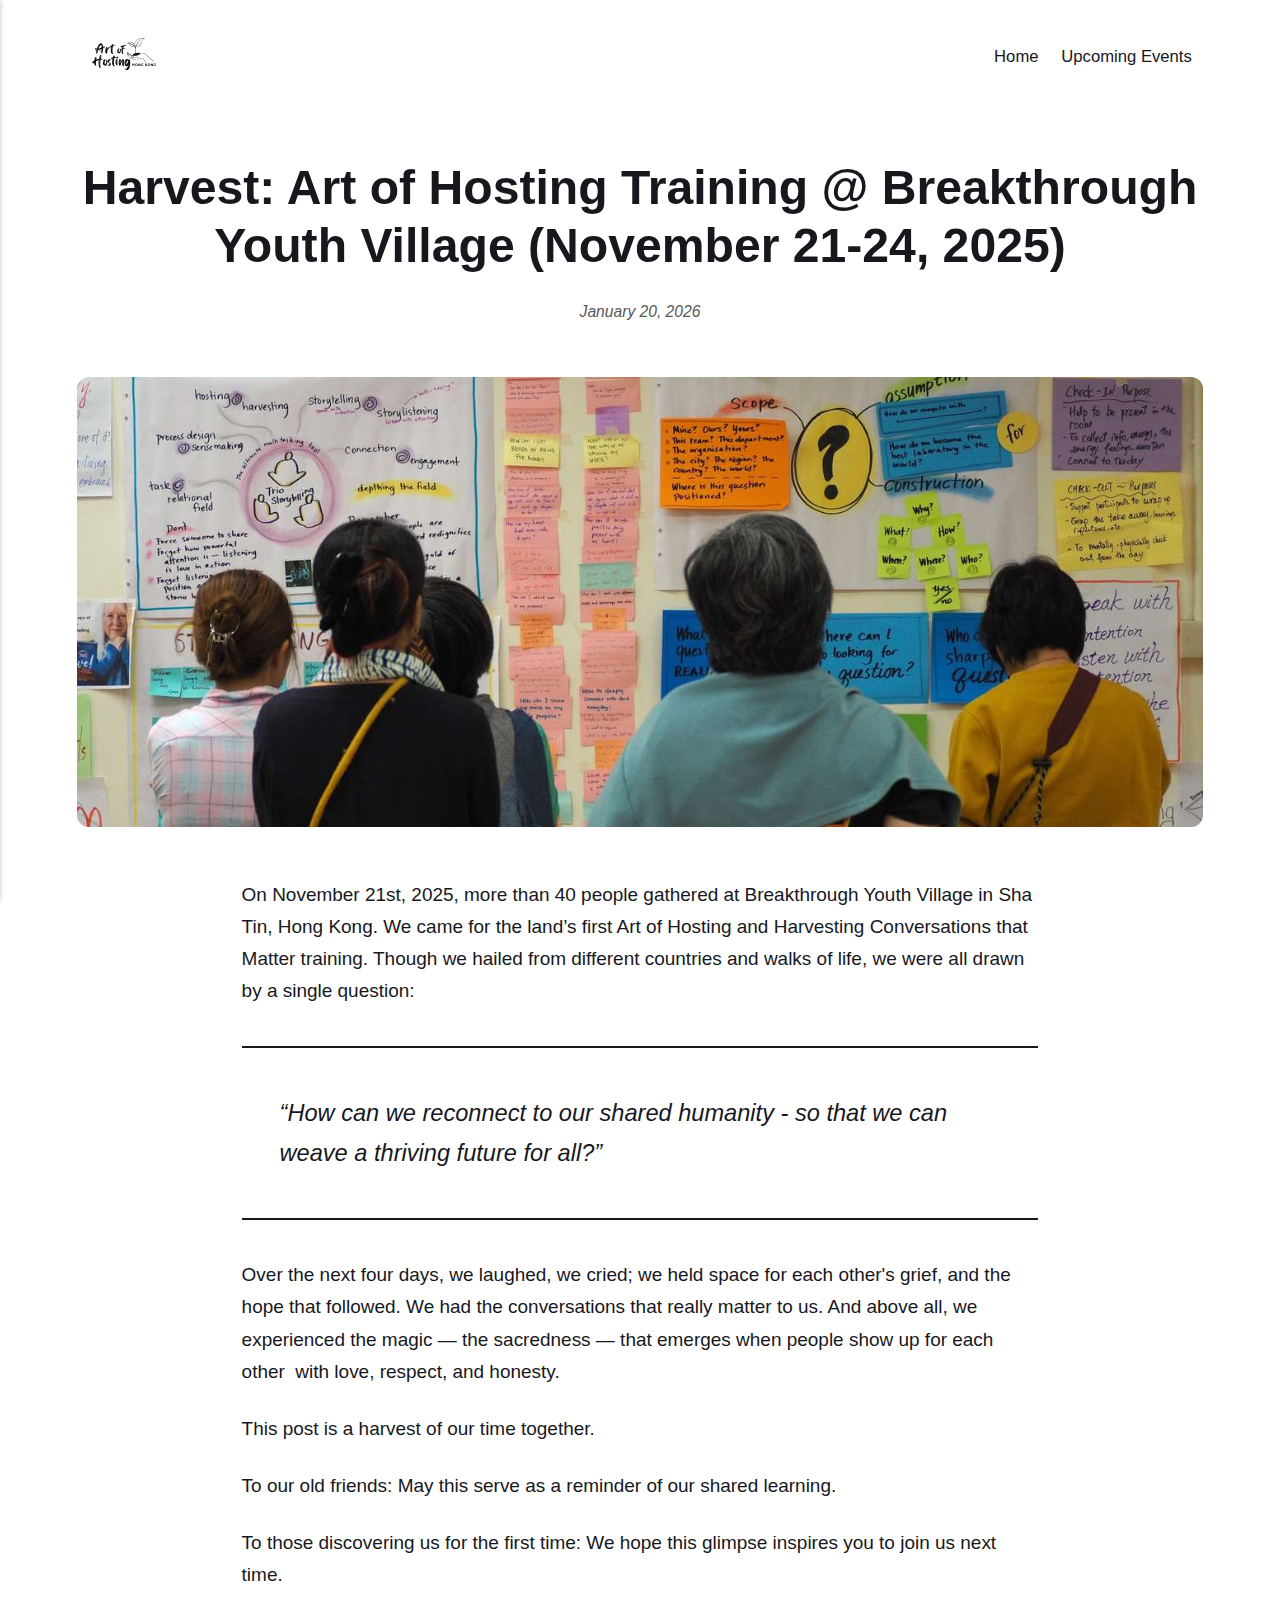
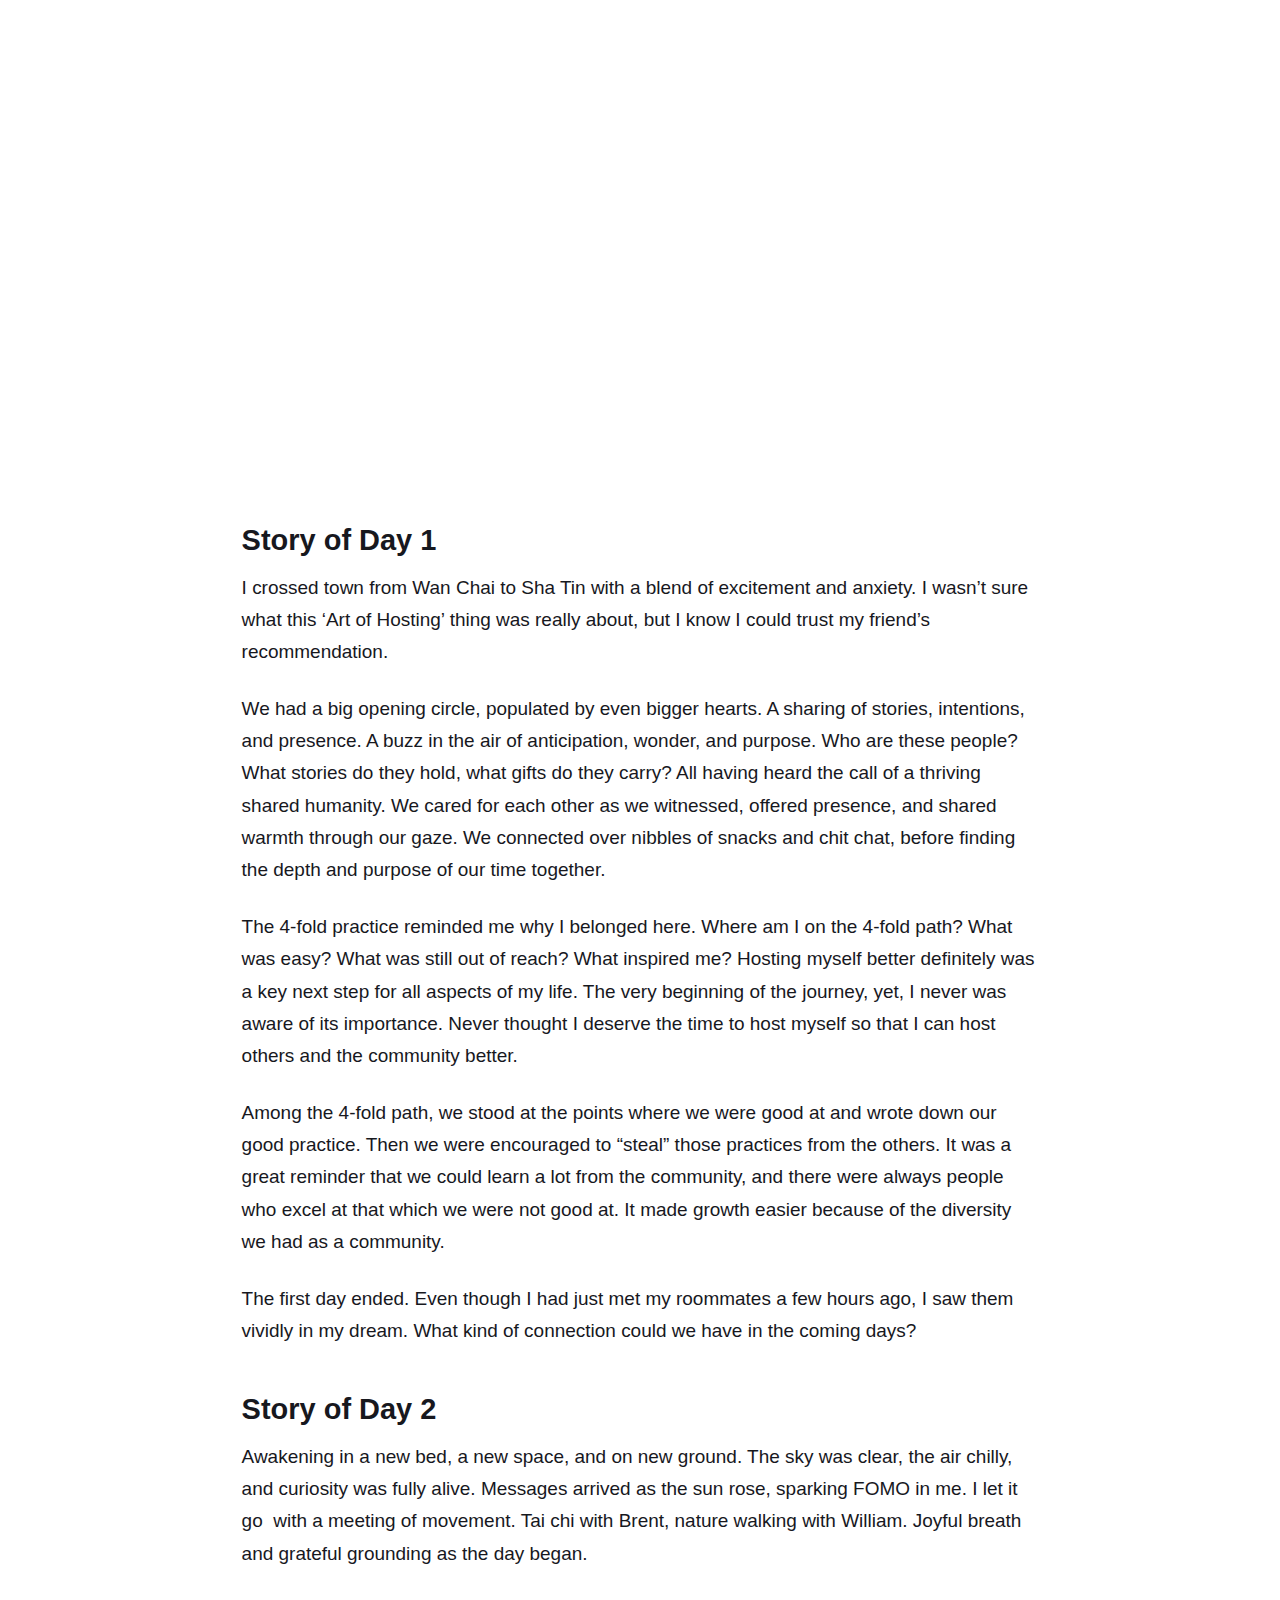
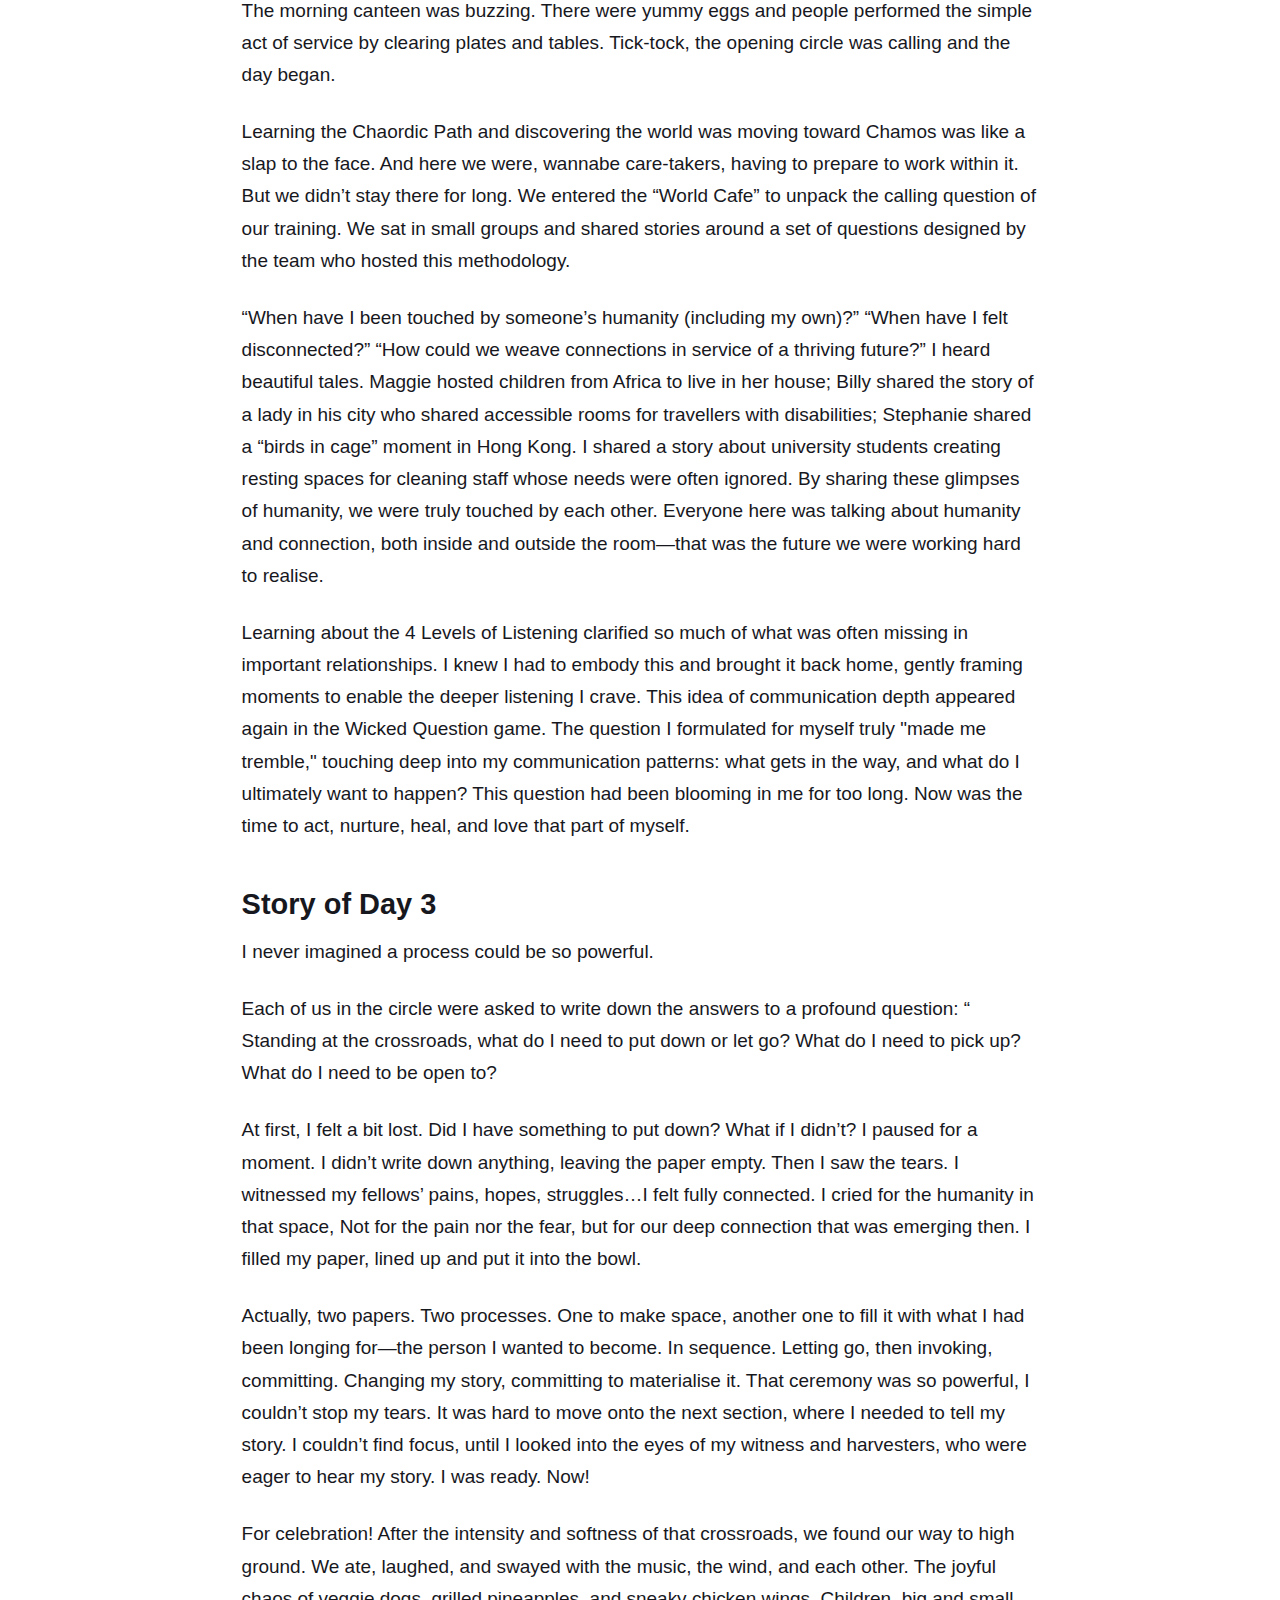
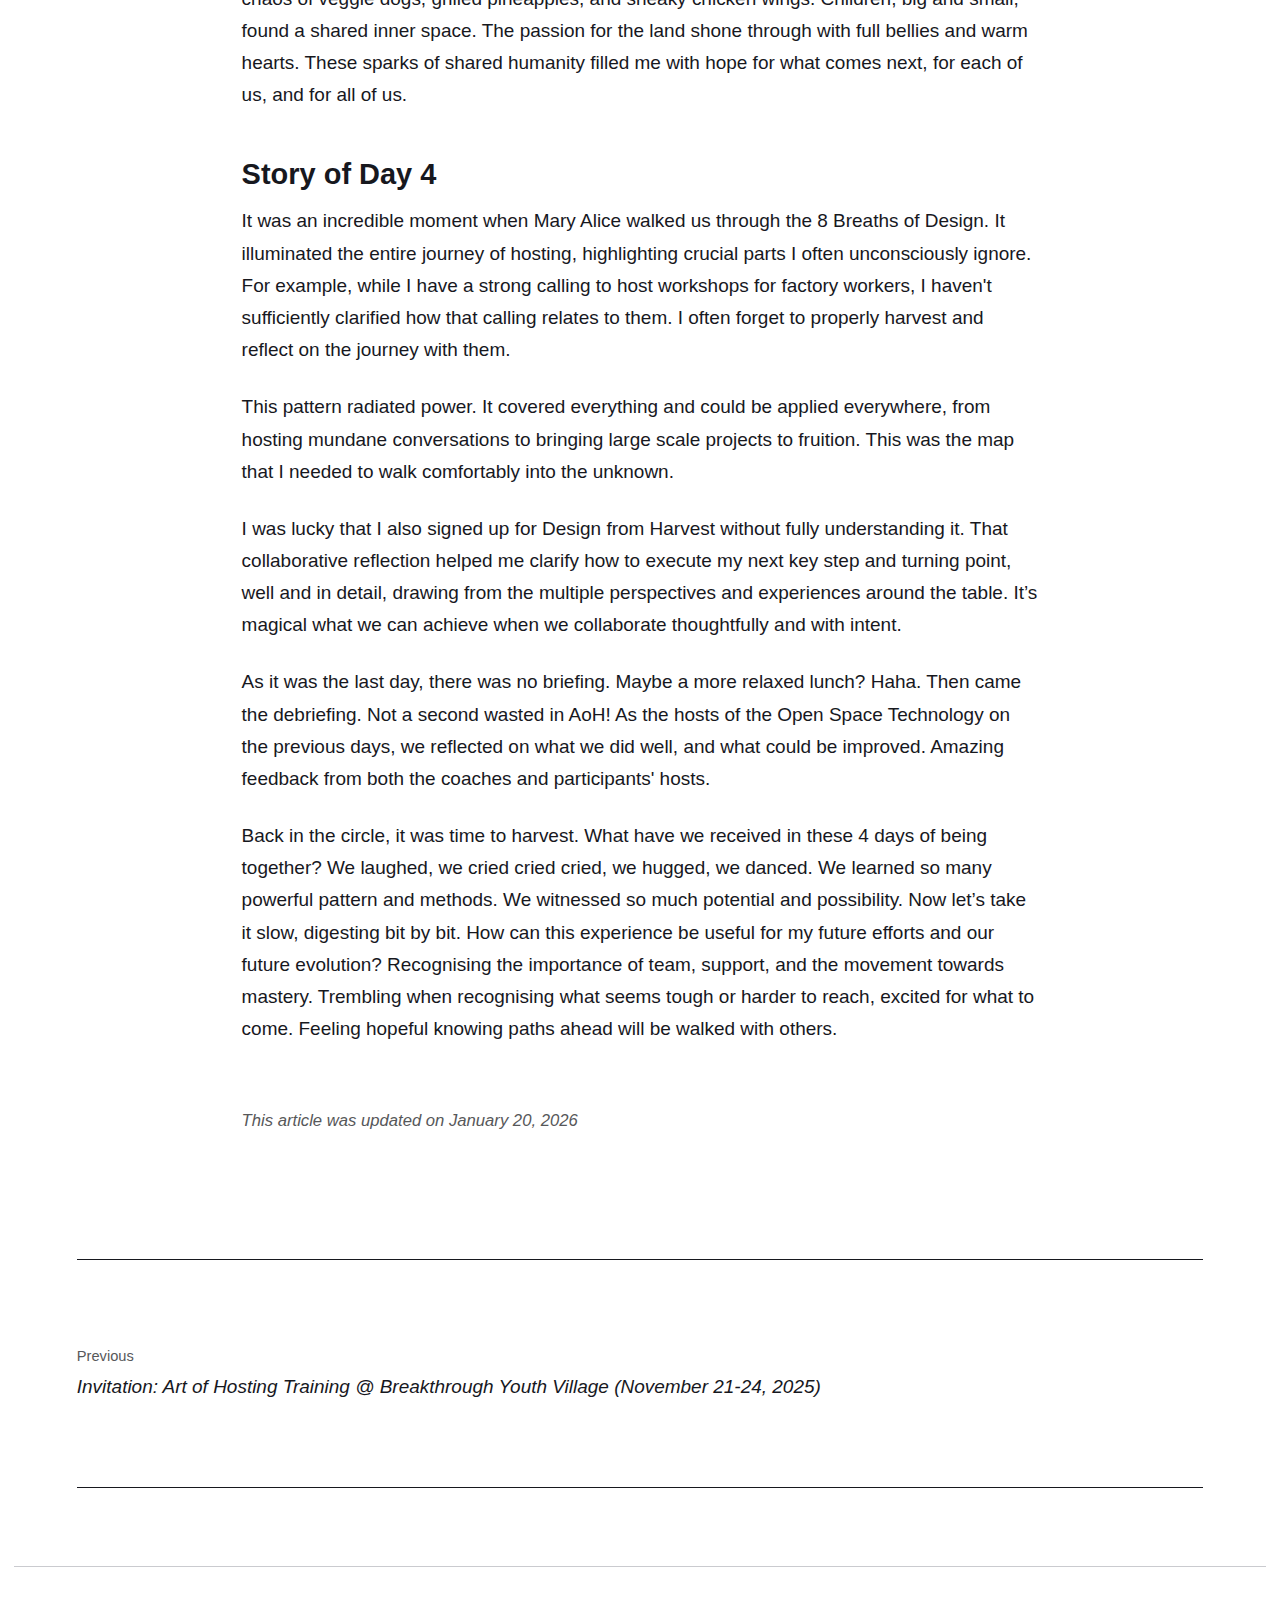
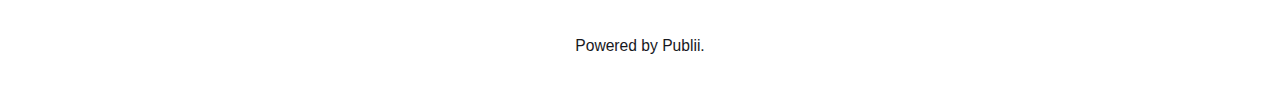
<file: harvest-art-of-hosting-training-breakthrough-village-november-21-24-2025/index.html>
<!DOCTYPE html><html lang="en-gb"><head><meta charset="utf-8"><meta http-equiv="X-UA-Compatible" content="IE=edge"><meta name="viewport" content="width=device-width,initial-scale=1"><title>Harvest: Art of Hosting Training @ Breakthrough Youth Village (November 21-24, 2025) - Art of Hosting: Hong Kong Chapter</title><meta name="robots" content="noindex,nofollow"><meta name="generator" content="Publii Open-Source CMS for Static Site"><link rel="alternate" type="application/atom+xml" href="https://aoh-hk.github.io/pb-pages/feed.xml" title="Art of Hosting: Hong Kong Chapter - RSS"><link rel="alternate" type="application/json" href="https://aoh-hk.github.io/pb-pages/feed.json" title="Art of Hosting: Hong Kong Chapter - JSON"><meta property="og:title" content="Harvest: Art of Hosting Training @ Breakthrough Youth Village (November 21-24, 2025)"><meta property="og:image" content="https://aoh-hk.github.io/pb-pages/media/posts/9/AoH-HK_456.jpg"><meta property="og:image:width" content="4608"><meta property="og:image:height" content="2781"><meta property="og:site_name" content="Art of Hosting: Hong Kong Chapter"><meta property="og:description" content="On November 21st, 2025, more than 40 people gathered at Breakthrough Youth Village in Sha Tin, Hong Kong. We came for the land’s first Art of Hosting and Harvesting Conversations that Matter training. Though we hailed from different countries and walks of life, we were&hellip;"><meta property="og:url" content="https://aoh-hk.github.io/pb-pages/harvest-art-of-hosting-training-breakthrough-village-november-21-24-2025/"><meta property="og:type" content="article"><link rel="preload" href="https://aoh-hk.github.io/pb-pages/assets/dynamic/fonts/robotoflex/robotoflex.woff2" as="font" type="font/woff2" crossorigin><link rel="stylesheet" href="https://aoh-hk.github.io/pb-pages/assets/css/style.css?v=89988cd7931385946e2acd8451887e7b"><script type="application/ld+json">{"@context":"http://schema.org","@type":"Article","mainEntityOfPage":{"@type":"WebPage","@id":"https://aoh-hk.github.io/pb-pages/harvest-art-of-hosting-training-breakthrough-village-november-21-24-2025/"},"headline":"Harvest: Art of Hosting Training @ Breakthrough Youth Village (November 21-24, 2025)","datePublished":"2026-01-20T22:28+08:00","dateModified":"2026-01-20T22:53+08:00","image":{"@type":"ImageObject","url":"https://aoh-hk.github.io/pb-pages/media/posts/9/AoH-HK_456.jpg","height":2781,"width":4608},"description":"On November 21st, 2025, more than 40 people gathered at Breakthrough Youth Village in Sha Tin, Hong Kong. We came for the land’s first Art of Hosting and Harvesting Conversations that Matter training. Though we hailed from different countries and walks of life, we were&hellip;","author":{"@type":"Person","name":"Art","url":"https://aoh-hk.github.io/pb-pages/authors/art/"},"publisher":{"@type":"Organization","name":"Art","logo":{"@type":"ImageObject","url":"https://aoh-hk.github.io/pb-pages/media/website/AoHHK-logo2.svg","height":500,"width":500}}}</script><noscript><style>img[loading] {
                    opacity: 1;
                }</style></noscript></head><body class="post-template"><header class="top js-header"><a class="logo" href="https://aoh-hk.github.io/pb-pages/"><img src="https://aoh-hk.github.io/pb-pages/media/website/AoHHK-logo2.svg" alt="Art of Hosting: Hong Kong Chapter" width="500" height="500"></a><nav class="navbar js-navbar"><button class="navbar__toggle js-toggle" aria-label="Menu" aria-haspopup="true" aria-expanded="false"><span class="navbar__toggle-box"><span class="navbar__toggle-inner">Menu</span></span></button><ul class="navbar__menu"><li><a href="https://aoh-hk.github.io/pb-pages/" target="_self">Home</a></li><li class="has-submenu"><a href="https://aoh-hk.github.io/pb-pages/tags/upcoming-events/" target="_self" aria-haspopup="true">Upcoming Events</a><ul class="navbar__submenu level-2" aria-hidden="true"><li><a href="https://aoh-hk.github.io/pb-pages/tags/past-events/" target="_self">Past Events</a></li></ul></li></ul></nav></header><main class="post"><article class="content"><div class="hero"><header class="hero__content hero__content--centered"><div class="wrapper"><h1>Harvest: Art of Hosting Training @ Breakthrough Youth Village (November 21-24, 2025)</h1><div class="feed__meta content__meta content__meta--centered"><time datetime="2026-01-20T22:28" class="feed__date">January 20, 2026</time></div></div></header><figure class="hero__image"><div class="hero__image-wrapper"><img src="https://aoh-hk.github.io/pb-pages/media/posts/9/AoH-HK_456.jpg" srcset="https://aoh-hk.github.io/pb-pages/media/posts/9/responsive/AoH-HK_456-xs.jpg 640w, https://aoh-hk.github.io/pb-pages/media/posts/9/responsive/AoH-HK_456-sm.jpg 768w, https://aoh-hk.github.io/pb-pages/media/posts/9/responsive/AoH-HK_456-md.jpg 1024w, https://aoh-hk.github.io/pb-pages/media/posts/9/responsive/AoH-HK_456-lg.jpg 1366w, https://aoh-hk.github.io/pb-pages/media/posts/9/responsive/AoH-HK_456-xl.jpg 1600w, https://aoh-hk.github.io/pb-pages/media/posts/9/responsive/AoH-HK_456-2xl.jpg 1920w" sizes="88vw" loading="eager" height="2781" width="4608" alt=""></div></figure></div><div class="entry-wrapper content__entry"><p>On November 21st, 2025, more than 40 people gathered at Breakthrough Youth Village in Sha Tin, Hong Kong. We came for the land’s first Art of Hosting and Harvesting Conversations that Matter training. Though we hailed from different countries and walks of life, we were all drawn by a single question:</p><blockquote><p>“How can we reconnect to our shared humanity - so that we can weave a thriving future for all?”</p></blockquote><p>Over the next four days, we laughed, we cried; we held space for each other's grief, and the hope that followed. We had the conversations that really matter to us. And above all, we experienced the magic — the sacredness — that emerges when people show up for each other  with love, respect, and honesty.</p><p>This post is a harvest of our time together.</p><p>To our old friends: May this serve as a reminder of our shared learning.</p><p>To those discovering us for the first time: We hope this glimpse inspires you to join us next time.</p><div class="post__iframe"><iframe loading="lazy" width="560" height="315" src="https://www.youtube-nocookie.com/embed/mAb3kxSEZi4?si=ff73YzMuDZiXL2lI" title="YouTube video player" frameborder="0" allow="accelerometer; autoplay; clipboard-write; encrypted-media; gyroscope; picture-in-picture; web-share" referrerpolicy="strict-origin-when-cross-origin" allowfullscreen="allowfullscreen"></iframe></div><h3><strong>Story of Day 1</strong></h3><p>I crossed town from Wan Chai to Sha Tin with a blend of excitement and anxiety. I wasn’t sure what this ‘Art of Hosting’ thing was really about, but I know I could trust my friend’s recommendation.</p><p>We had a big opening circle, populated by even bigger hearts. A sharing of stories, intentions, and presence. A buzz in the air of anticipation, wonder, and purpose. Who are these people? What stories do they hold, what gifts do they carry? All having heard the call of a thriving shared humanity. We cared for each other as we witnessed, offered presence, and shared warmth through our gaze. We connected over nibbles of snacks and chit chat, before finding the depth and purpose of our time together.</p><p>The 4-fold practice reminded me why I belonged here. Where am I on the 4-fold path? What was easy? What was still out of reach? What inspired me? Hosting myself better definitely was a key next step for all aspects of my life. The very beginning of the journey, yet, I never was aware of its importance. Never thought I deserve the time to host myself so that I can host others and the community better.</p><p>Among the 4-fold path, we stood at the points where we were good at and wrote down our good practice. Then we were encouraged to “steal” those practices from the others. It was a great reminder that we could learn a lot from the community, and there were always people who excel at that which we were not good at. It made growth easier because of the diversity we had as a community.</p><p>The first day ended. Even though I had just met my roommates a few hours ago, I saw them vividly in my dream. What kind of connection could we have in the coming days?</p><h3><strong>Story of Day 2</strong></h3><p>Awakening in a new bed, a new space, and on new ground. The sky was clear, the air chilly, and curiosity was fully alive. Messages arrived as the sun rose, sparking FOMO in me. I let it go  with a meeting of movement. Tai chi with Brent, nature walking with William. Joyful breath and grateful grounding as the day began.</p><p>The morning canteen was buzzing. There were yummy eggs and people performed the simple act of service by clearing plates and tables. Tick-tock, the opening circle was calling and the day began.</p><p>Learning the Chaordic Path and discovering the world was moving toward Chamos was like a slap to the face. And here we were, wannabe care-takers, having to prepare to work within it. But we didn’t stay there for long. We entered the “World Cafe” to unpack the calling question of our training. We sat in small groups and shared stories around a set of questions designed by the team who hosted this methodology.</p><p>“When have I been touched by someone’s humanity (including my own)?” “When have I felt disconnected?” “How could we weave connections in service of a thriving future?” I heard beautiful tales. Maggie hosted children from Africa to live in her house; Billy shared the story of a lady in his city who shared accessible rooms for travellers with disabilities; Stephanie shared a “birds in cage” moment in Hong Kong. I shared a story about university students creating resting spaces for cleaning staff whose needs were often ignored. By sharing these glimpses of humanity, we were truly touched by each other. Everyone here was talking about humanity and connection, both inside and outside the room—that was the future we were working hard to realise.</p><p>Learning about the 4 Levels of Listening clarified so much of what was often missing in important relationships. I knew I had to embody this and brought it back home, gently framing moments to enable the deeper listening I crave. This idea of communication depth appeared again in the Wicked Question game. The question I formulated for myself truly "made me tremble," touching deep into my communication patterns: what gets in the way, and what do I ultimately want to happen? This question had been blooming in me for too long. Now was the time to act, nurture, heal, and love that part of myself.</p><h3><strong>Story of Day 3</strong></h3><p>I never imagined a process could be so powerful.</p><p>Each of us in the circle were asked to write down the answers to a profound question: “ Standing at the crossroads, what do I need to put down or let go? What do I need to pick up? What do I need to be open to?</p><p>At first, I felt a bit lost. Did I have something to put down? What if I didn’t? I paused for a moment. I didn’t write down anything, leaving the paper empty. Then I saw the tears. I witnessed my fellows’ pains, hopes, struggles…I felt fully connected. I cried for the humanity in that space, Not for the pain nor the fear, but for our deep connection that was emerging then. I filled my paper, lined up and put it into the bowl.</p><p>Actually, two papers. Two processes. One to make space, another one to fill it with what I had been longing for—the person I wanted to become. In sequence. Letting go, then invoking, committing. Changing my story, committing to materialise it. That ceremony was so powerful, I couldn’t stop my tears. It was hard to move onto the next section, where I needed to tell my story. I couldn’t find focus, until I looked into the eyes of my witness and harvesters, who were eager to hear my story. I was ready. Now!</p><p>For celebration! After the intensity and softness of that crossroads, we found our way to high ground. We ate, laughed, and swayed with the music, the wind, and each other. The joyful chaos of veggie dogs, grilled pineapples, and sneaky chicken wings. Children, big and small, found a shared inner space. The passion for the land shone through with full bellies and warm hearts. These sparks of shared humanity filled me with hope for what comes next, for each of us, and for all of us.</p><h3><strong>Story of Day 4</strong></h3><p>It was an incredible moment when Mary Alice walked us through the 8 Breaths of Design. It illuminated the entire journey of hosting, highlighting crucial parts I often unconsciously ignore. For example, while I have a strong calling to host workshops for factory workers, I haven't sufficiently clarified how that calling relates to them. I often forget to properly harvest and reflect on the journey with them.</p><p>This pattern radiated power. It covered everything and could be applied everywhere, from hosting mundane conversations to bringing large scale projects to fruition. This was the map that I needed to walk comfortably into the unknown.</p><p>I was lucky that I also signed up for Design from Harvest without fully understanding it. That collaborative reflection helped me clarify how to execute my next key step and turning point, well and in detail, drawing from the multiple perspectives and experiences around the table. It’s magical what we can achieve when we collaborate thoughtfully and with intent.</p><p>As it was the last day, there was no briefing. Maybe a more relaxed lunch? Haha. Then came the debriefing. Not a second wasted in AoH! As the hosts of the Open Space Technology on the previous days, we reflected on what we did well, and what could be improved. Amazing feedback from both the coaches and participants' hosts.</p><p>Back in the circle, it was time to harvest. What have we received in these 4 days of being together? We laughed, we cried cried cried, we hugged, we danced. We learned so many powerful pattern and methods. We witnessed so much potential and possibility. Now let’s take it slow, digesting bit by bit. How can this experience be useful for my future efforts and our future evolution? Recognising the importance of team, support, and the movement towards mastery. Trembling when recognising what seems tough or harder to reach, excited for what to come. Feeling hopeful knowing paths ahead will be walked with others.</p></div><footer class="content__footer"><div class="entry-wrapper"><p class="content__updated">This article was updated on January 20, 2026</p><div class="content__actions"></div></div><nav class="content__nav"><div class="wrapper"><div class="content__nav-inner"><div class="content__nav-prev"><a href="https://aoh-hk.github.io/pb-pages/art-of-hosting-training-breakthrough-village/" class="content__nav-link" rel="prev"><div><span>Previous</span> Invitation: Art of Hosting Training @ Breakthrough Youth Village (November 21-24, 2025)</div></a></div></div></div></nav></footer></article></main><footer class="footer"><div class="wrapper"><div class="footer__copyright"><p>Powered by Publii.</p></div><button id="backToTop" class="footer__bttop" aria-label="Back to top" title="Back to top"><svg width="20" height="20"><use xlink:href="https://aoh-hk.github.io/pb-pages/assets/svg/svg-map.svg#toparrow"/></svg></button></div></footer><script defer="defer" src="https://aoh-hk.github.io/pb-pages/assets/js/scripts.min.js?v=d0fc1030089a37f93a2d51bf6d07565c"></script><script>window.publiiThemeMenuConfig={mobileMenuMode:'sidebar',animationSpeed:300,submenuWidth: 'auto',doubleClickTime:500,mobileMenuExpandableSubmenus:true,relatedContainerForOverlayMenuSelector:'.top'};</script><script>var images = document.querySelectorAll('img[loading]');
        for (var i = 0; i < images.length; i++) {
            if (images[i].complete) {
                images[i].classList.add('is-loaded');
            } else {
                images[i].addEventListener('load', function () {
                    this.classList.add('is-loaded');
                }, false);
            }
        }</script></body></html>
</file>
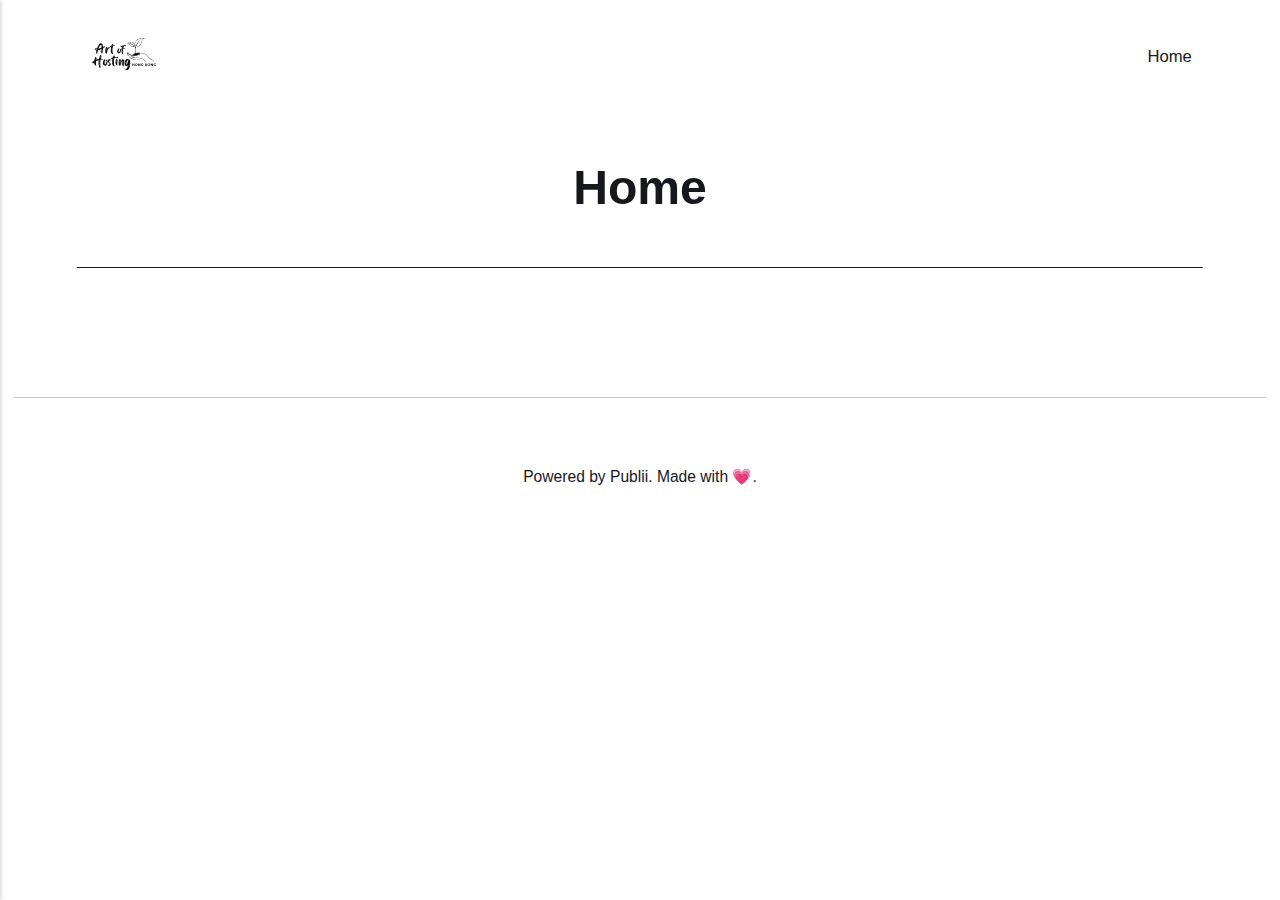
<file: home/index.html>
<!DOCTYPE html><html lang="en-gb"><head><meta charset="utf-8"><meta http-equiv="X-UA-Compatible" content="IE=edge"><meta name="viewport" content="width=device-width,initial-scale=1"><title>Home - Art of Hosting: Hong Kong Chapter</title><meta name="robots" content="noindex,nofollow"><meta name="generator" content="Publii Open-Source CMS for Static Site"><link rel="alternate" type="application/atom+xml" href="https://aoh-hk.github.io/pb-pages/feed.xml" title="Art of Hosting: Hong Kong Chapter - RSS"><link rel="alternate" type="application/json" href="https://aoh-hk.github.io/pb-pages/feed.json" title="Art of Hosting: Hong Kong Chapter - JSON"><meta property="og:title" content="Home"><meta property="og:image" content="https://aoh-hk.github.io/pb-pages/media/website/AoHHK-logo.svg"><meta property="og:image:width" content="500"><meta property="og:image:height" content="500"><meta property="og:site_name" content="Art of Hosting: Hong Kong Chapter"><meta property="og:description" content=""><meta property="og:url" content="https://aoh-hk.github.io/pb-pages/home/"><meta property="og:type" content="article"><link rel="preload" href="https://aoh-hk.github.io/pb-pages/assets/dynamic/fonts/lexend/lexend.woff2" as="font" type="font/woff2" crossorigin><link rel="stylesheet" href="https://aoh-hk.github.io/pb-pages/assets/css/style.css?v=8540dcfe430c6c67288d394623849e59"><script type="application/ld+json">{"@context":"http://schema.org","@type":"Article","mainEntityOfPage":{"@type":"WebPage","@id":"https://aoh-hk.github.io/pb-pages/home/"},"headline":"Home","datePublished":"2025-12-18T20:43+08:00","dateModified":"2025-12-18T20:43+08:00","image":{"@type":"ImageObject","url":"https://aoh-hk.github.io/pb-pages/media/website/AoHHK-logo.svg","height":500,"width":500},"description":"","author":{"@type":"Person","name":"Art","url":"https://aoh-hk.github.io/pb-pages/authors/art/"},"publisher":{"@type":"Organization","name":"Art","logo":{"@type":"ImageObject","url":"https://aoh-hk.github.io/pb-pages/media/website/AoHHK-logo.svg","height":500,"width":500}}}</script><noscript><style>img[loading] {
                    opacity: 1;
                }</style></noscript></head><body class="page-template"><header class="top js-header"><a class="logo" href="https://aoh-hk.github.io/pb-pages/"><img src="https://aoh-hk.github.io/pb-pages/media/website/AoHHK-logo.svg" alt="Art of Hosting: Hong Kong Chapter" width="500" height="500"></a><nav class="navbar js-navbar"><button class="navbar__toggle js-toggle" aria-label="Menu" aria-haspopup="true" aria-expanded="false"><span class="navbar__toggle-box"><span class="navbar__toggle-inner">Menu</span></span></button><ul class="navbar__menu"><li><a href="https://aoh-hk.github.io/pb-pages/" target="_self">Home</a></li></ul></nav></header><main class="page"><article class="content"><div class="hero hero--noimage"><header class="hero__content hero__content--centered"><div class="wrapper"><h1>Home</h1></div></header></div><div class="entry-wrapper content__entry"><p></p></div></article></main><footer class="footer"><div class="wrapper"><div class="footer__copyright"><p>Powered by Publii. Made with 💗.</p></div><button id="backToTop" class="footer__bttop" aria-label="Back to top" title="Back to top"><svg width="20" height="20"><use xlink:href="https://aoh-hk.github.io/pb-pages/assets/svg/svg-map.svg#toparrow"/></svg></button></div></footer><script defer="defer" src="https://aoh-hk.github.io/pb-pages/assets/js/scripts.min.js?v=700105c316933a8202041b6415abb233"></script><script>window.publiiThemeMenuConfig={mobileMenuMode:'sidebar',animationSpeed:300,submenuWidth: 'auto',doubleClickTime:500,mobileMenuExpandableSubmenus:true,relatedContainerForOverlayMenuSelector:'.top'};</script><script>var images = document.querySelectorAll('img[loading]');
        for (var i = 0; i < images.length; i++) {
            if (images[i].complete) {
                images[i].classList.add('is-loaded');
            } else {
                images[i].addEventListener('load', function () {
                    this.classList.add('is-loaded');
                }, false);
            }
        }</script></body></html>
</file>
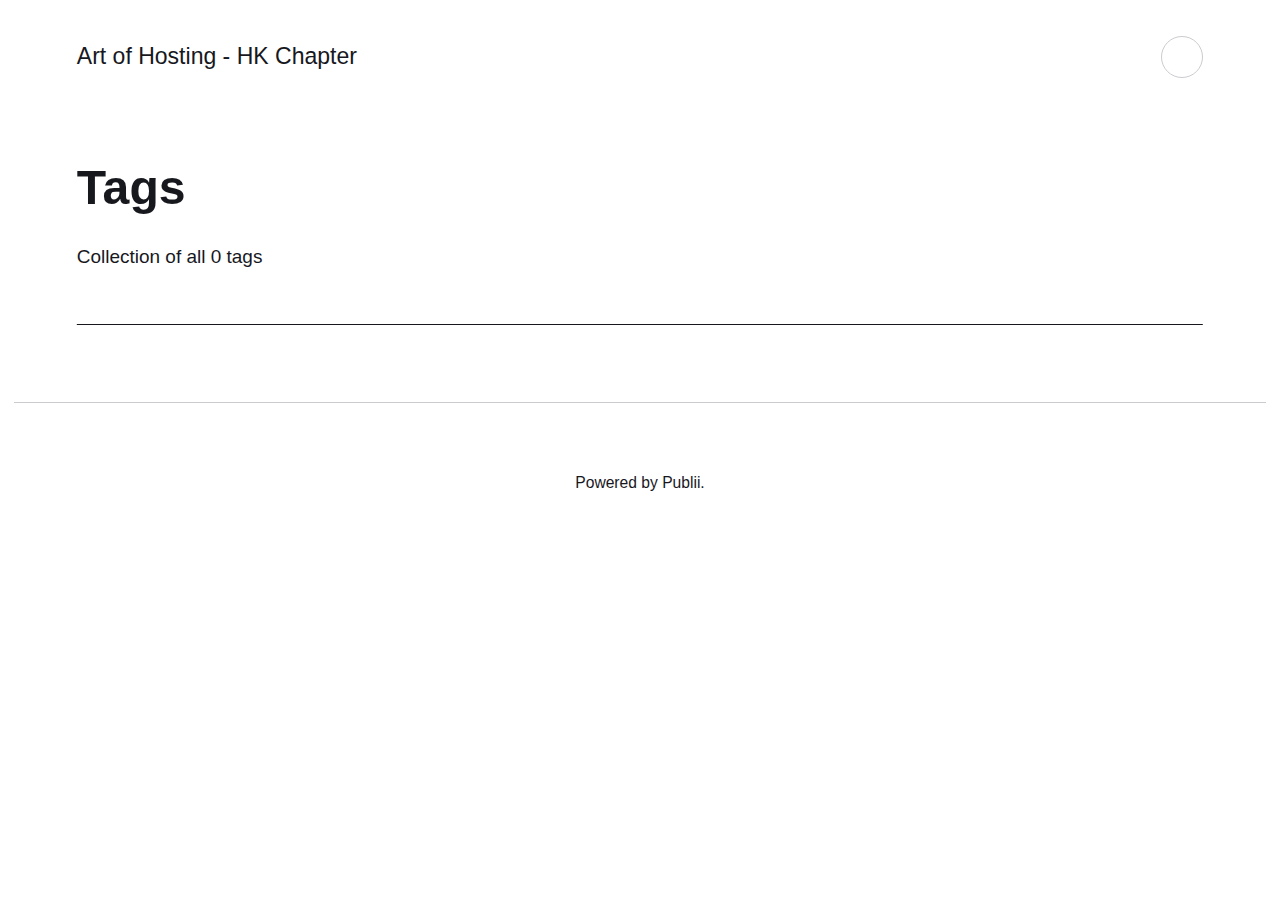
<file: tags/index.html>
<!DOCTYPE html><html lang="en-gb"><head><meta charset="utf-8"><meta http-equiv="X-UA-Compatible" content="IE=edge"><meta name="viewport" content="width=device-width,initial-scale=1"><title>All tags - Art of Hosting - HK Chapter</title><meta name="robots" content="noindex,nofollow"><meta name="generator" content="Publii Open-Source CMS for Static Site"><link rel="alternate" type="application/atom+xml" href="https://aoh-hk.github.io/pb-pages/feed.xml" title="Art of Hosting - HK Chapter - RSS"><link rel="alternate" type="application/json" href="https://aoh-hk.github.io/pb-pages/feed.json" title="Art of Hosting - HK Chapter - JSON"><meta property="og:title" content="Art of Hosting - HK Chapter"><meta property="og:site_name" content="Art of Hosting - HK Chapter"><meta property="og:description" content=""><meta property="og:url" content="https://aoh-hk.github.io/pb-pages/tags/"><meta property="og:type" content="website"><link rel="stylesheet" href="https://aoh-hk.github.io/pb-pages/assets/css/style.css?v=b09e72b2ca1a38c969d44da51bb22509"><script type="application/ld+json">{"@context":"http://schema.org","@type":"Organization","name":"Art of Hosting - HK Chapter","url":"https://aoh-hk.github.io/pb-pages/"}</script><noscript><style>img[loading] {
                    opacity: 1;
                }</style></noscript></head><body class="tags-template"><header class="top js-header"><a class="logo" href="https://aoh-hk.github.io/pb-pages/">Art of Hosting - HK Chapter</a><div class="search"><div class="search__overlay js-search-overlay"><div class="wrapper search__overlay-inner"></div></div><button class="search__btn btn--icon js-search-btn" aria-label="Search"><svg height="18" width="18" role="presentation" focusable="false"><use xlink:href="https://aoh-hk.github.io/pb-pages/assets/svg/svg-map.svg#search"/></svg></button></div></header><main class="page page--tags"><div class="hero hero--noimage"><header class="hero__content"><div class="wrapper"><h1>Tags</h1><p class="page__desc">Collection of all 0 tags</p></div></header></div><div class="wrapper"><ul class="feed feed--grid"></ul></div></main><footer class="footer"><div class="wrapper"><div class="footer__copyright"><p>Powered by Publii.</p></div><button id="backToTop" class="footer__bttop" aria-label="Back to top" title="Back to top"><svg width="20" height="20"><use xlink:href="https://aoh-hk.github.io/pb-pages/assets/svg/svg-map.svg#toparrow"/></svg></button></div></footer><script defer="defer" src="https://aoh-hk.github.io/pb-pages/assets/js/scripts.min.js?v=700105c316933a8202041b6415abb233"></script><script>window.publiiThemeMenuConfig={mobileMenuMode:'sidebar',animationSpeed:300,submenuWidth: 'auto',doubleClickTime:500,mobileMenuExpandableSubmenus:true,relatedContainerForOverlayMenuSelector:'.top'};</script><script>var images = document.querySelectorAll('img[loading]');
        for (var i = 0; i < images.length; i++) {
            if (images[i].complete) {
                images[i].classList.add('is-loaded');
            } else {
                images[i].addEventListener('load', function () {
                    this.classList.add('is-loaded');
                }, false);
            }
        }</script></body></html>
</file>
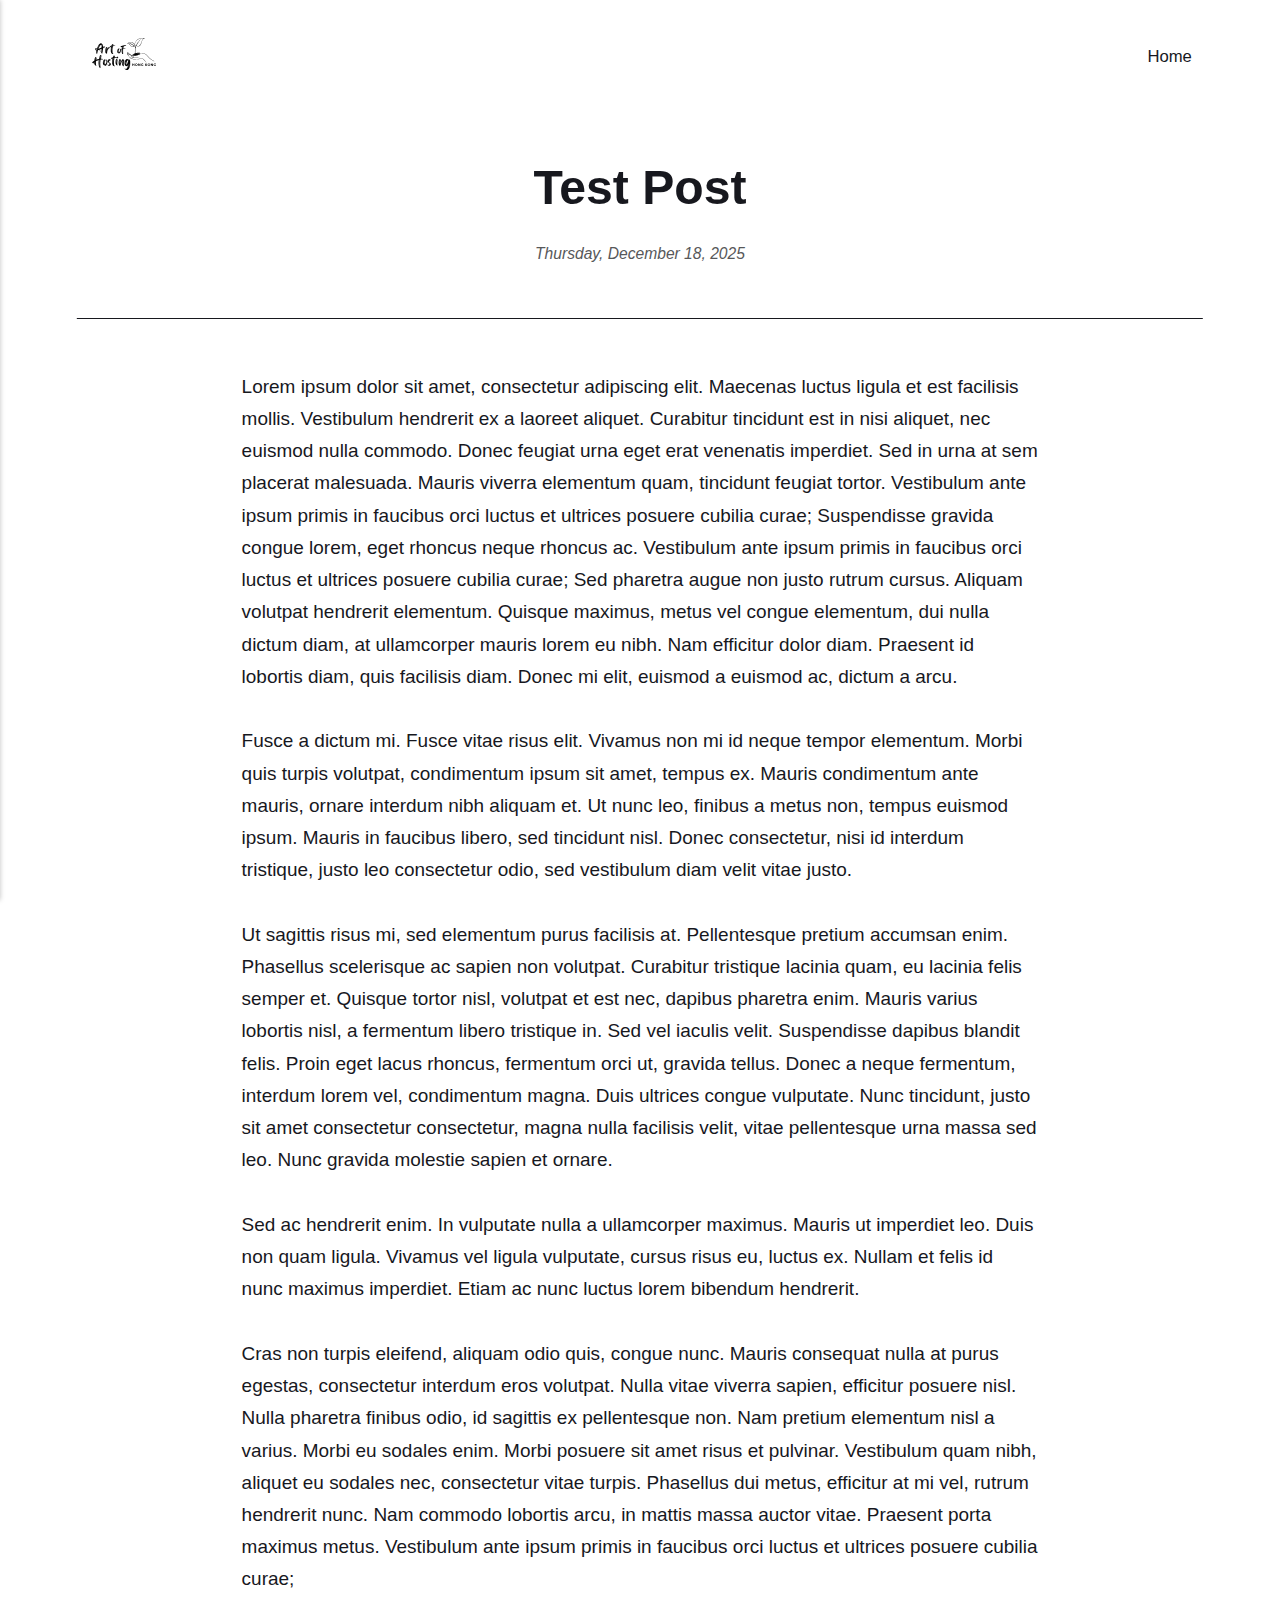
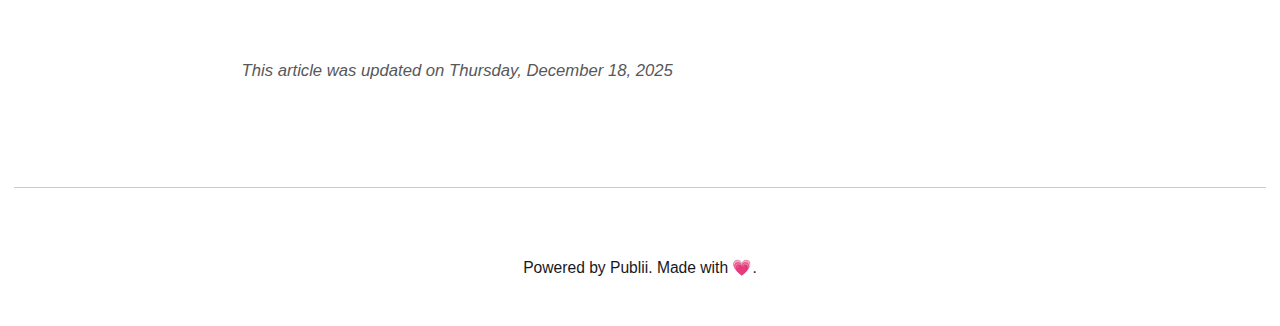
<file: test-post/index.html>
<!DOCTYPE html><html lang="en-gb"><head><meta charset="utf-8"><meta http-equiv="X-UA-Compatible" content="IE=edge"><meta name="viewport" content="width=device-width,initial-scale=1"><title>Test Post - Art of Hosting: Hong Kong Chapter</title><meta name="robots" content="noindex,nofollow"><meta name="generator" content="Publii Open-Source CMS for Static Site"><link rel="alternate" type="application/atom+xml" href="https://aoh-hk.github.io/pb-pages/feed.xml" title="Art of Hosting: Hong Kong Chapter - RSS"><link rel="alternate" type="application/json" href="https://aoh-hk.github.io/pb-pages/feed.json" title="Art of Hosting: Hong Kong Chapter - JSON"><meta property="og:title" content="Test Post"><meta property="og:image" content="https://aoh-hk.github.io/pb-pages/media/website/AoHHK-logo.svg"><meta property="og:image:width" content="500"><meta property="og:image:height" content="500"><meta property="og:site_name" content="Art of Hosting: Hong Kong Chapter"><meta property="og:description" content="Lorem ipsum dolor sit amet, consectetur adipiscing elit. Maecenas luctus ligula et est facilisis mollis. Vestibulum hendrerit ex a laoreet aliquet. Curabitur tincidunt est in nisi aliquet, nec euismod nulla commodo. Donec feugiat urna eget erat venenatis imperdiet. Sed in urna at sem placerat malesuada."><meta property="og:url" content="https://aoh-hk.github.io/pb-pages/test-post/"><meta property="og:type" content="article"><link rel="preload" href="https://aoh-hk.github.io/pb-pages/assets/dynamic/fonts/lexend/lexend.woff2" as="font" type="font/woff2" crossorigin><link rel="stylesheet" href="https://aoh-hk.github.io/pb-pages/assets/css/style.css?v=8540dcfe430c6c67288d394623849e59"><script type="application/ld+json">{"@context":"http://schema.org","@type":"Article","mainEntityOfPage":{"@type":"WebPage","@id":"https://aoh-hk.github.io/pb-pages/test-post/"},"headline":"Test Post","datePublished":"2025-12-18T20:28+08:00","dateModified":"2025-12-18T21:06+08:00","image":{"@type":"ImageObject","url":"https://aoh-hk.github.io/pb-pages/media/website/AoHHK-logo.svg","height":500,"width":500},"description":"Lorem ipsum dolor sit amet, consectetur adipiscing elit. Maecenas luctus ligula et est facilisis mollis. Vestibulum hendrerit ex a laoreet aliquet. Curabitur tincidunt est in nisi aliquet, nec euismod nulla commodo. Donec feugiat urna eget erat venenatis imperdiet. Sed in urna at sem placerat malesuada.","author":{"@type":"Person","name":"Art","url":"https://aoh-hk.github.io/pb-pages/authors/art/"},"publisher":{"@type":"Organization","name":"Art","logo":{"@type":"ImageObject","url":"https://aoh-hk.github.io/pb-pages/media/website/AoHHK-logo.svg","height":500,"width":500}}}</script><noscript><style>img[loading] {
                    opacity: 1;
                }</style></noscript></head><body class="post-template"><header class="top js-header"><a class="logo" href="https://aoh-hk.github.io/pb-pages/"><img src="https://aoh-hk.github.io/pb-pages/media/website/AoHHK-logo.svg" alt="Art of Hosting: Hong Kong Chapter" width="500" height="500"></a><nav class="navbar js-navbar"><button class="navbar__toggle js-toggle" aria-label="Menu" aria-haspopup="true" aria-expanded="false"><span class="navbar__toggle-box"><span class="navbar__toggle-inner">Menu</span></span></button><ul class="navbar__menu"><li><a href="https://aoh-hk.github.io/pb-pages/" target="_self">Home</a></li></ul></nav></header><main class="post"><article class="content"><div class="hero hero--noimage"><header class="hero__content hero__content--centered"><div class="wrapper"><h1>Test Post</h1><div class="feed__meta content__meta content__meta--centered"><time datetime="2025-12-18T20:28" class="feed__date">Thursday, December 18, 2025</time></div></div></header></div><div class="entry-wrapper content__entry"><p>Lorem ipsum dolor sit amet, consectetur adipiscing elit. Maecenas luctus ligula et est facilisis mollis. Vestibulum hendrerit ex a laoreet aliquet. Curabitur tincidunt est in nisi aliquet, nec euismod nulla commodo. Donec feugiat urna eget erat venenatis imperdiet. Sed in urna at sem placerat malesuada. Mauris viverra elementum quam, tincidunt feugiat tortor. Vestibulum ante ipsum primis in faucibus orci luctus et ultrices posuere cubilia curae; Suspendisse gravida congue lorem, eget rhoncus neque rhoncus ac. Vestibulum ante ipsum primis in faucibus orci luctus et ultrices posuere cubilia curae; Sed pharetra augue non justo rutrum cursus. Aliquam volutpat hendrerit elementum. Quisque maximus, metus vel congue elementum, dui nulla dictum diam, at ullamcorper mauris lorem eu nibh. Nam efficitur dolor diam. Praesent id lobortis diam, quis facilisis diam. Donec mi elit, euismod a euismod ac, dictum a arcu.<br><br>Fusce a dictum mi. Fusce vitae risus elit. Vivamus non mi id neque tempor elementum. Morbi quis turpis volutpat, condimentum ipsum sit amet, tempus ex. Mauris condimentum ante mauris, ornare interdum nibh aliquam et. Ut nunc leo, finibus a metus non, tempus euismod ipsum. Mauris in faucibus libero, sed tincidunt nisl. Donec consectetur, nisi id interdum tristique, justo leo consectetur odio, sed vestibulum diam velit vitae justo.<br><br>Ut sagittis risus mi, sed elementum purus facilisis at. Pellentesque pretium accumsan enim. Phasellus scelerisque ac sapien non volutpat. Curabitur tristique lacinia quam, eu lacinia felis semper et. Quisque tortor nisl, volutpat et est nec, dapibus pharetra enim. Mauris varius lobortis nisl, a fermentum libero tristique in. Sed vel iaculis velit. Suspendisse dapibus blandit felis. Proin eget lacus rhoncus, fermentum orci ut, gravida tellus. Donec a neque fermentum, interdum lorem vel, condimentum magna. Duis ultrices congue vulputate. Nunc tincidunt, justo sit amet consectetur consectetur, magna nulla facilisis velit, vitae pellentesque urna massa sed leo. Nunc gravida molestie sapien et ornare.<br><br>Sed ac hendrerit enim. In vulputate nulla a ullamcorper maximus. Mauris ut imperdiet leo. Duis non quam ligula. Vivamus vel ligula vulputate, cursus risus eu, luctus ex. Nullam et felis id nunc maximus imperdiet. Etiam ac nunc luctus lorem bibendum hendrerit.<br><br>Cras non turpis eleifend, aliquam odio quis, congue nunc. Mauris consequat nulla at purus egestas, consectetur interdum eros volutpat. Nulla vitae viverra sapien, efficitur posuere nisl. Nulla pharetra finibus odio, id sagittis ex pellentesque non. Nam pretium elementum nisl a varius. Morbi eu sodales enim. Morbi posuere sit amet risus et pulvinar. Vestibulum quam nibh, aliquet eu sodales nec, consectetur vitae turpis. Phasellus dui metus, efficitur at mi vel, rutrum hendrerit nunc. Nam commodo lobortis arcu, in mattis massa auctor vitae. Praesent porta maximus metus. Vestibulum ante ipsum primis in faucibus orci luctus et ultrices posuere cubilia curae;&nbsp;</p></div><footer class="content__footer"><div class="entry-wrapper"><p class="content__updated">This article was updated on Thursday, December 18, 2025</p><div class="content__actions"></div></div></footer></article></main><footer class="footer"><div class="wrapper"><div class="footer__copyright"><p>Powered by Publii. Made with 💗.</p></div><button id="backToTop" class="footer__bttop" aria-label="Back to top" title="Back to top"><svg width="20" height="20"><use xlink:href="https://aoh-hk.github.io/pb-pages/assets/svg/svg-map.svg#toparrow"/></svg></button></div></footer><script defer="defer" src="https://aoh-hk.github.io/pb-pages/assets/js/scripts.min.js?v=700105c316933a8202041b6415abb233"></script><script>window.publiiThemeMenuConfig={mobileMenuMode:'sidebar',animationSpeed:300,submenuWidth: 'auto',doubleClickTime:500,mobileMenuExpandableSubmenus:true,relatedContainerForOverlayMenuSelector:'.top'};</script><script>var images = document.querySelectorAll('img[loading]');
        for (var i = 0; i < images.length; i++) {
            if (images[i].complete) {
                images[i].classList.add('is-loaded');
            } else {
                images[i].addEventListener('load', function () {
                    this.classList.add('is-loaded');
                }, false);
            }
        }</script></body></html>
</file>
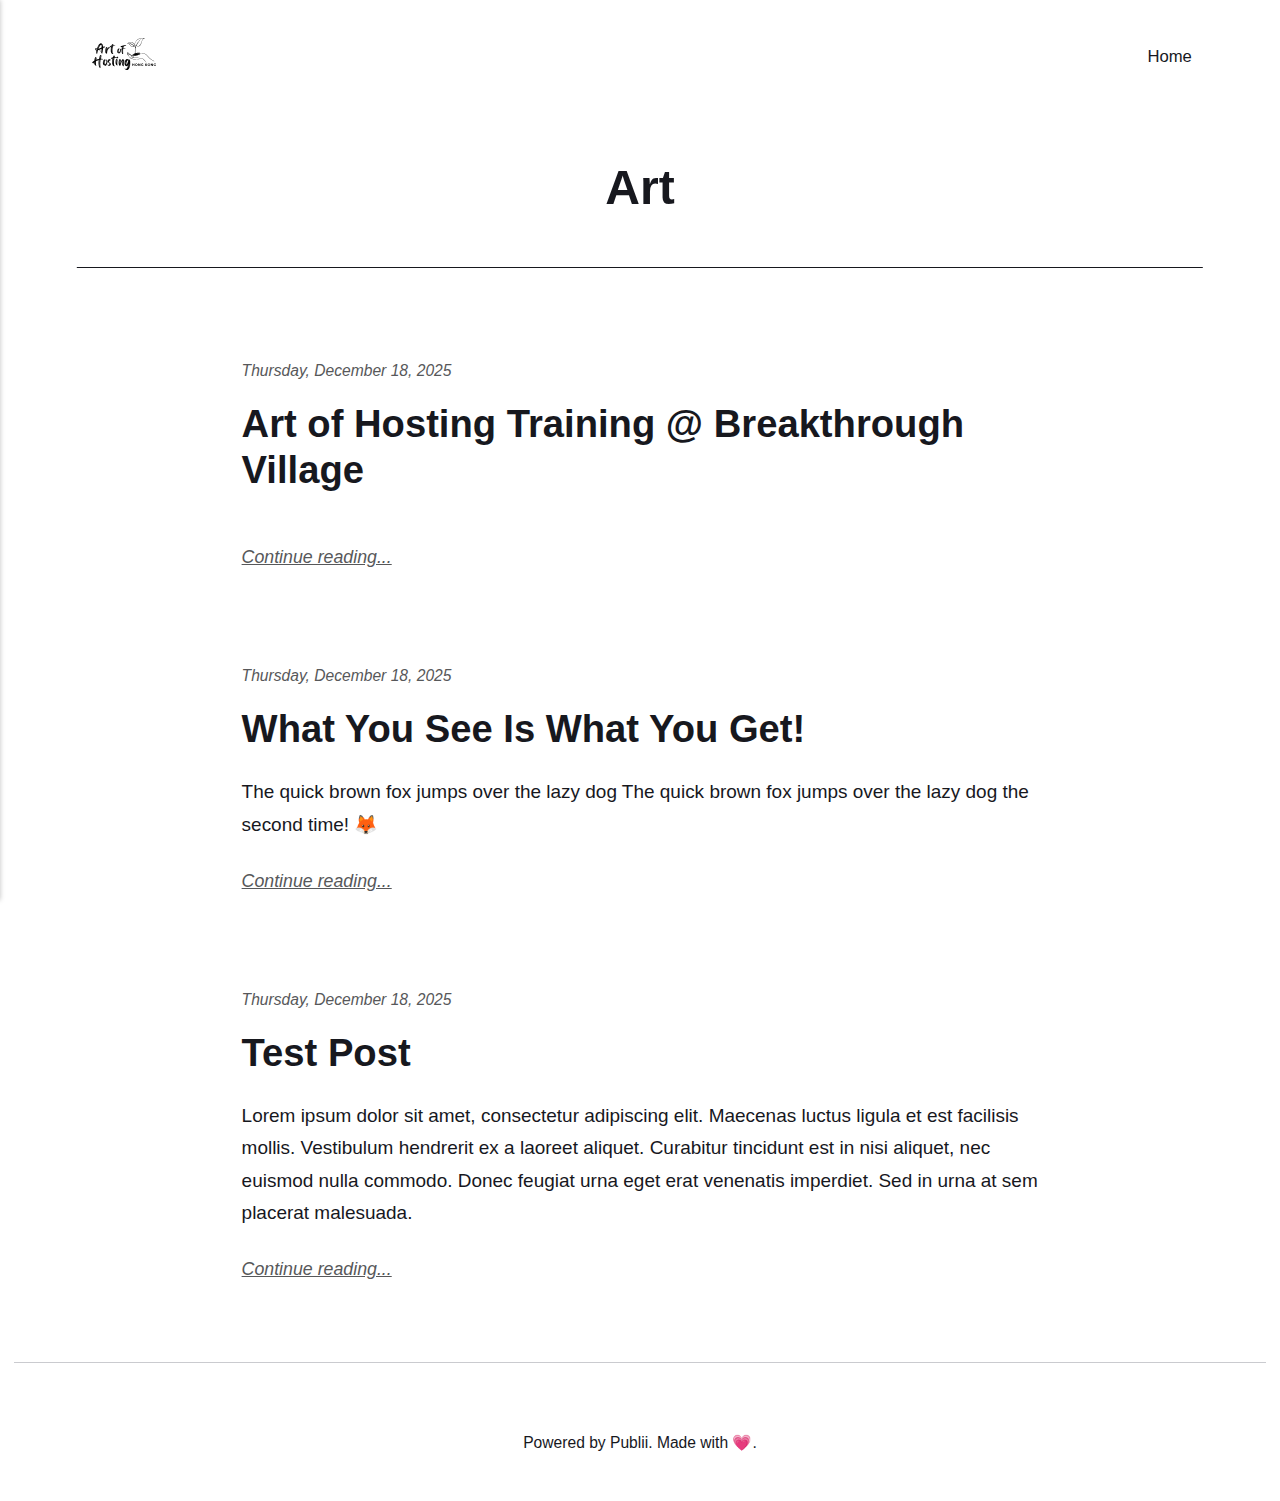
<file: authors/art/index.html>
<!DOCTYPE html><html lang="en-gb"><head><meta charset="utf-8"><meta http-equiv="X-UA-Compatible" content="IE=edge"><meta name="viewport" content="width=device-width,initial-scale=1"><title>Author: Art - Art of Hosting: Hong Kong Chapter</title><meta name="robots" content="noindex,nofollow"><meta name="generator" content="Publii Open-Source CMS for Static Site"><link rel="alternate" type="application/atom+xml" href="https://aoh-hk.github.io/pb-pages/feed.xml" title="Art of Hosting: Hong Kong Chapter - RSS"><link rel="alternate" type="application/json" href="https://aoh-hk.github.io/pb-pages/feed.json" title="Art of Hosting: Hong Kong Chapter - JSON"><meta property="og:title" content="Art"><meta property="og:image" content="https://aoh-hk.github.io/pb-pages/media/website/AoHHK-logo.svg"><meta property="og:image:width" content="500"><meta property="og:image:height" content="500"><meta property="og:site_name" content="Art of Hosting: Hong Kong Chapter"><meta property="og:description" content=""><meta property="og:url" content="https://aoh-hk.github.io/pb-pages/authors/art/"><meta property="og:type" content="website"><link rel="preload" href="https://aoh-hk.github.io/pb-pages/assets/dynamic/fonts/lexend/lexend.woff2" as="font" type="font/woff2" crossorigin><link rel="stylesheet" href="https://aoh-hk.github.io/pb-pages/assets/css/style.css?v=8540dcfe430c6c67288d394623849e59"><script type="application/ld+json">{"@context":"http://schema.org","@type":"Organization","name":"Art of Hosting: Hong Kong Chapter","logo":"https://aoh-hk.github.io/pb-pages/media/website/AoHHK-logo.svg","url":"https://aoh-hk.github.io/pb-pages/"}</script><noscript><style>img[loading] {
                    opacity: 1;
                }</style></noscript></head><body class="author-template"><header class="top js-header"><a class="logo" href="https://aoh-hk.github.io/pb-pages/"><img src="https://aoh-hk.github.io/pb-pages/media/website/AoHHK-logo.svg" alt="Art of Hosting: Hong Kong Chapter" width="500" height="500"></a><nav class="navbar js-navbar"><button class="navbar__toggle js-toggle" aria-label="Menu" aria-haspopup="true" aria-expanded="false"><span class="navbar__toggle-box"><span class="navbar__toggle-inner">Menu</span></span></button><ul class="navbar__menu"><li><a href="https://aoh-hk.github.io/pb-pages/" target="_self">Home</a></li></ul></nav></header><main class="page page--author"><div class="hero hero--noimage"><header class="hero__content hero__content--centered"><div class="wrapper"><div><h1>Art</h1></div></div></header></div><div class="wrapper feed"><article class="feed__item feed__item--centered"><div class="feed__content"><header><div class="feed__meta"><time datetime="2025-12-18T21:35" class="feed__date">Thursday, December 18, 2025</time></div><h2 class="feed__title"><a href="https://aoh-hk.github.io/pb-pages/art-of-hosting-training-breakthrough-village/">Art of Hosting Training @ Breakthrough Village</a></h2></header><p></p><a href="https://aoh-hk.github.io/pb-pages/art-of-hosting-training-breakthrough-village/" class="readmore feed__readmore">Continue reading...</a></div></article><article class="feed__item feed__item--centered"><div class="feed__content"><header><div class="feed__meta"><time datetime="2025-12-18T21:09" class="feed__date">Thursday, December 18, 2025</time></div><h2 class="feed__title"><a href="https://aoh-hk.github.io/pb-pages/what-you-see-is-what-you-get/">What You See Is What You Get!</a></h2></header><p>The quick brown fox jumps over the lazy dog The quick brown fox jumps over the lazy dog the second time! 🦊</p><a href="https://aoh-hk.github.io/pb-pages/what-you-see-is-what-you-get/" class="readmore feed__readmore">Continue reading...</a></div></article><article class="feed__item feed__item--centered"><div class="feed__content"><header><div class="feed__meta"><time datetime="2025-12-18T20:28" class="feed__date">Thursday, December 18, 2025</time></div><h2 class="feed__title"><a href="https://aoh-hk.github.io/pb-pages/test-post/">Test Post</a></h2></header><p>Lorem ipsum dolor sit amet, consectetur adipiscing elit. Maecenas luctus ligula et est facilisis mollis. Vestibulum hendrerit ex a laoreet aliquet. Curabitur tincidunt est in nisi aliquet, nec euismod nulla commodo. Donec feugiat urna eget erat venenatis imperdiet. Sed in urna at sem placerat malesuada.</p><a href="https://aoh-hk.github.io/pb-pages/test-post/" class="readmore feed__readmore">Continue reading...</a></div></article></div></main><footer class="footer"><div class="wrapper"><div class="footer__copyright"><p>Powered by Publii. Made with 💗.</p></div><button id="backToTop" class="footer__bttop" aria-label="Back to top" title="Back to top"><svg width="20" height="20"><use xlink:href="https://aoh-hk.github.io/pb-pages/assets/svg/svg-map.svg#toparrow"/></svg></button></div></footer><script defer="defer" src="https://aoh-hk.github.io/pb-pages/assets/js/scripts.min.js?v=700105c316933a8202041b6415abb233"></script><script>window.publiiThemeMenuConfig={mobileMenuMode:'sidebar',animationSpeed:300,submenuWidth: 'auto',doubleClickTime:500,mobileMenuExpandableSubmenus:true,relatedContainerForOverlayMenuSelector:'.top'};</script><script>var images = document.querySelectorAll('img[loading]');
        for (var i = 0; i < images.length; i++) {
            if (images[i].complete) {
                images[i].classList.add('is-loaded');
            } else {
                images[i].addEventListener('load', function () {
                    this.classList.add('is-loaded');
                }, false);
            }
        }</script></body></html>
</file>
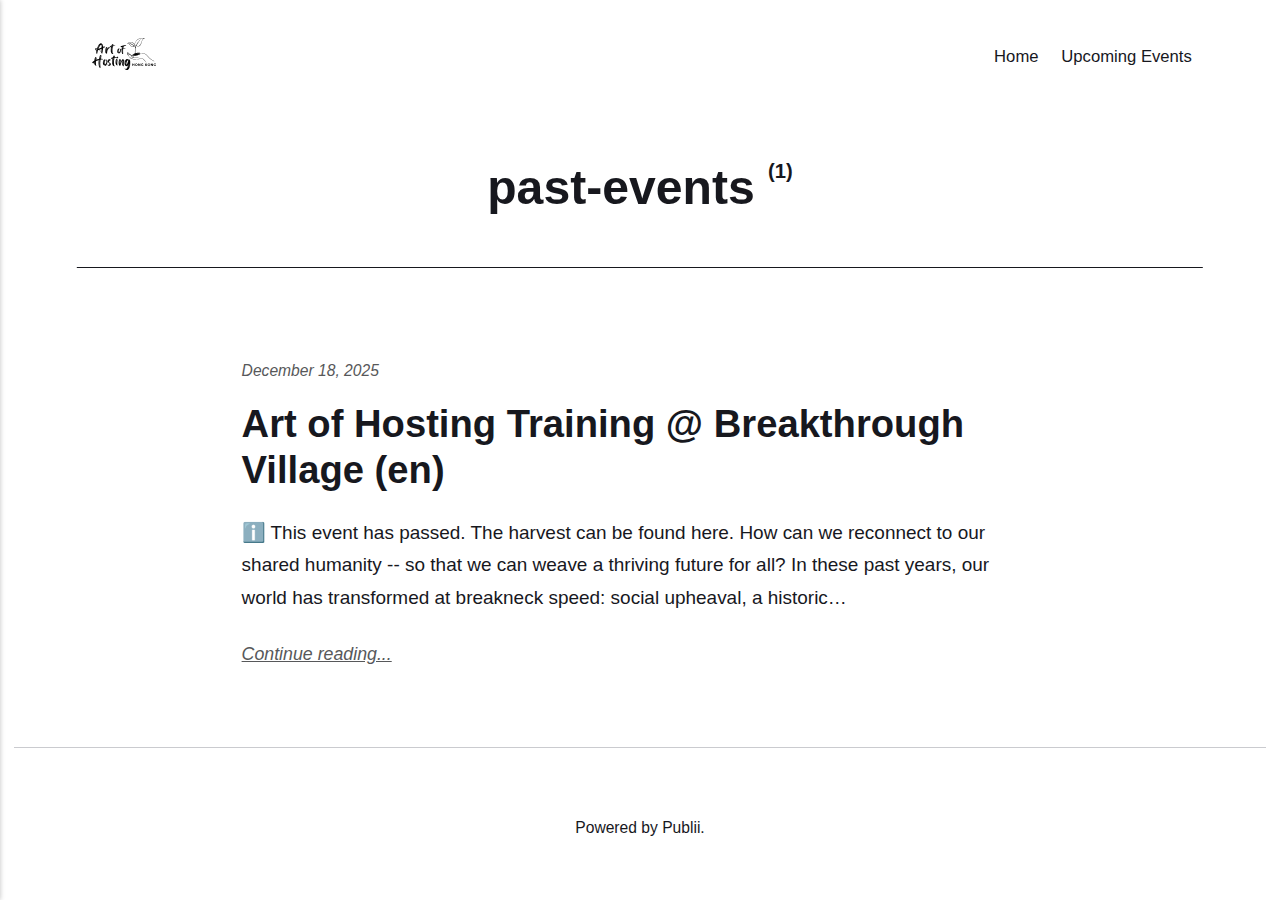
<file: tags/past-events/index.html>
<!DOCTYPE html><html lang="en-gb"><head><meta charset="utf-8"><meta http-equiv="X-UA-Compatible" content="IE=edge"><meta name="viewport" content="width=device-width,initial-scale=1"><title>Tag: past-events - Art of Hosting: Hong Kong Chapter</title><meta name="robots" content="noindex,nofollow"><meta name="generator" content="Publii Open-Source CMS for Static Site"><link rel="alternate" type="application/atom+xml" href="https://aoh-hk.github.io/pb-pages/feed.xml" title="Art of Hosting: Hong Kong Chapter - RSS"><link rel="alternate" type="application/json" href="https://aoh-hk.github.io/pb-pages/feed.json" title="Art of Hosting: Hong Kong Chapter - JSON"><meta property="og:title" content="past-events"><meta property="og:image" content="https://aoh-hk.github.io/pb-pages/media/website/AoHHK-logo2.svg"><meta property="og:image:width" content="500"><meta property="og:image:height" content="500"><meta property="og:site_name" content="Art of Hosting: Hong Kong Chapter"><meta property="og:description" content=""><meta property="og:url" content="https://aoh-hk.github.io/pb-pages/tags/past-events/"><meta property="og:type" content="website"><link rel="preload" href="https://aoh-hk.github.io/pb-pages/assets/dynamic/fonts/robotoflex/robotoflex.woff2" as="font" type="font/woff2" crossorigin><link rel="stylesheet" href="https://aoh-hk.github.io/pb-pages/assets/css/style.css?v=89988cd7931385946e2acd8451887e7b"><script type="application/ld+json">{"@context":"http://schema.org","@type":"Organization","name":"Art of Hosting: Hong Kong Chapter","logo":"https://aoh-hk.github.io/pb-pages/media/website/AoHHK-logo2.svg","url":"https://aoh-hk.github.io/pb-pages/"}</script><noscript><style>img[loading] {
                    opacity: 1;
                }</style></noscript></head><body class="tag-template"><header class="top js-header"><a class="logo" href="https://aoh-hk.github.io/pb-pages/"><img src="https://aoh-hk.github.io/pb-pages/media/website/AoHHK-logo2.svg" alt="Art of Hosting: Hong Kong Chapter" width="500" height="500"></a><nav class="navbar js-navbar"><button class="navbar__toggle js-toggle" aria-label="Menu" aria-haspopup="true" aria-expanded="false"><span class="navbar__toggle-box"><span class="navbar__toggle-inner">Menu</span></span></button><ul class="navbar__menu"><li><a href="https://aoh-hk.github.io/pb-pages/" target="_self">Home</a></li><li class="active-parent has-submenu"><a href="https://aoh-hk.github.io/pb-pages/tags/upcoming-events/" target="_self" aria-haspopup="true">Upcoming Events</a><ul class="navbar__submenu level-2" aria-hidden="true"><li class="active"><a href="https://aoh-hk.github.io/pb-pages/tags/past-events/" target="_self">Past Events</a></li></ul></li></ul></nav></header><main class="page page--tag"><div class="hero hero--noimage"><header class="hero__content hero__content--centered"><div class="wrapper"><h1>past-events <sup>(1)</sup></h1></div></header></div><div class="wrapper feed"><article class="feed__item feed__item--centered"><div class="feed__content"><header><div class="feed__meta"><time datetime="2025-12-18T21:35" class="feed__date">December 18, 2025</time></div><h2 class="feed__title"><a href="https://aoh-hk.github.io/pb-pages/art-of-hosting-training-breakthrough-village/">Art of Hosting Training @ Breakthrough Village (en)</a></h2></header><p>ℹ️ This event has passed. The harvest can be found here. How can we reconnect to our shared humanity -- so that we can weave a thriving future for all? In these past years, our world has transformed at breakneck speed: social upheaval, a historic&hellip;</p><a href="https://aoh-hk.github.io/pb-pages/art-of-hosting-training-breakthrough-village/" class="readmore feed__readmore">Continue reading...</a></div></article></div></main><footer class="footer"><div class="wrapper"><div class="footer__copyright"><p>Powered by Publii.</p></div><button id="backToTop" class="footer__bttop" aria-label="Back to top" title="Back to top"><svg width="20" height="20"><use xlink:href="https://aoh-hk.github.io/pb-pages/assets/svg/svg-map.svg#toparrow"/></svg></button></div></footer><script defer="defer" src="https://aoh-hk.github.io/pb-pages/assets/js/scripts.min.js?v=d0fc1030089a37f93a2d51bf6d07565c"></script><script>window.publiiThemeMenuConfig={mobileMenuMode:'sidebar',animationSpeed:300,submenuWidth: 'auto',doubleClickTime:500,mobileMenuExpandableSubmenus:true,relatedContainerForOverlayMenuSelector:'.top'};</script><script>var images = document.querySelectorAll('img[loading]');
        for (var i = 0; i < images.length; i++) {
            if (images[i].complete) {
                images[i].classList.add('is-loaded');
            } else {
                images[i].addEventListener('load', function () {
                    this.classList.add('is-loaded');
                }, false);
            }
        }</script></body></html>
</file>
